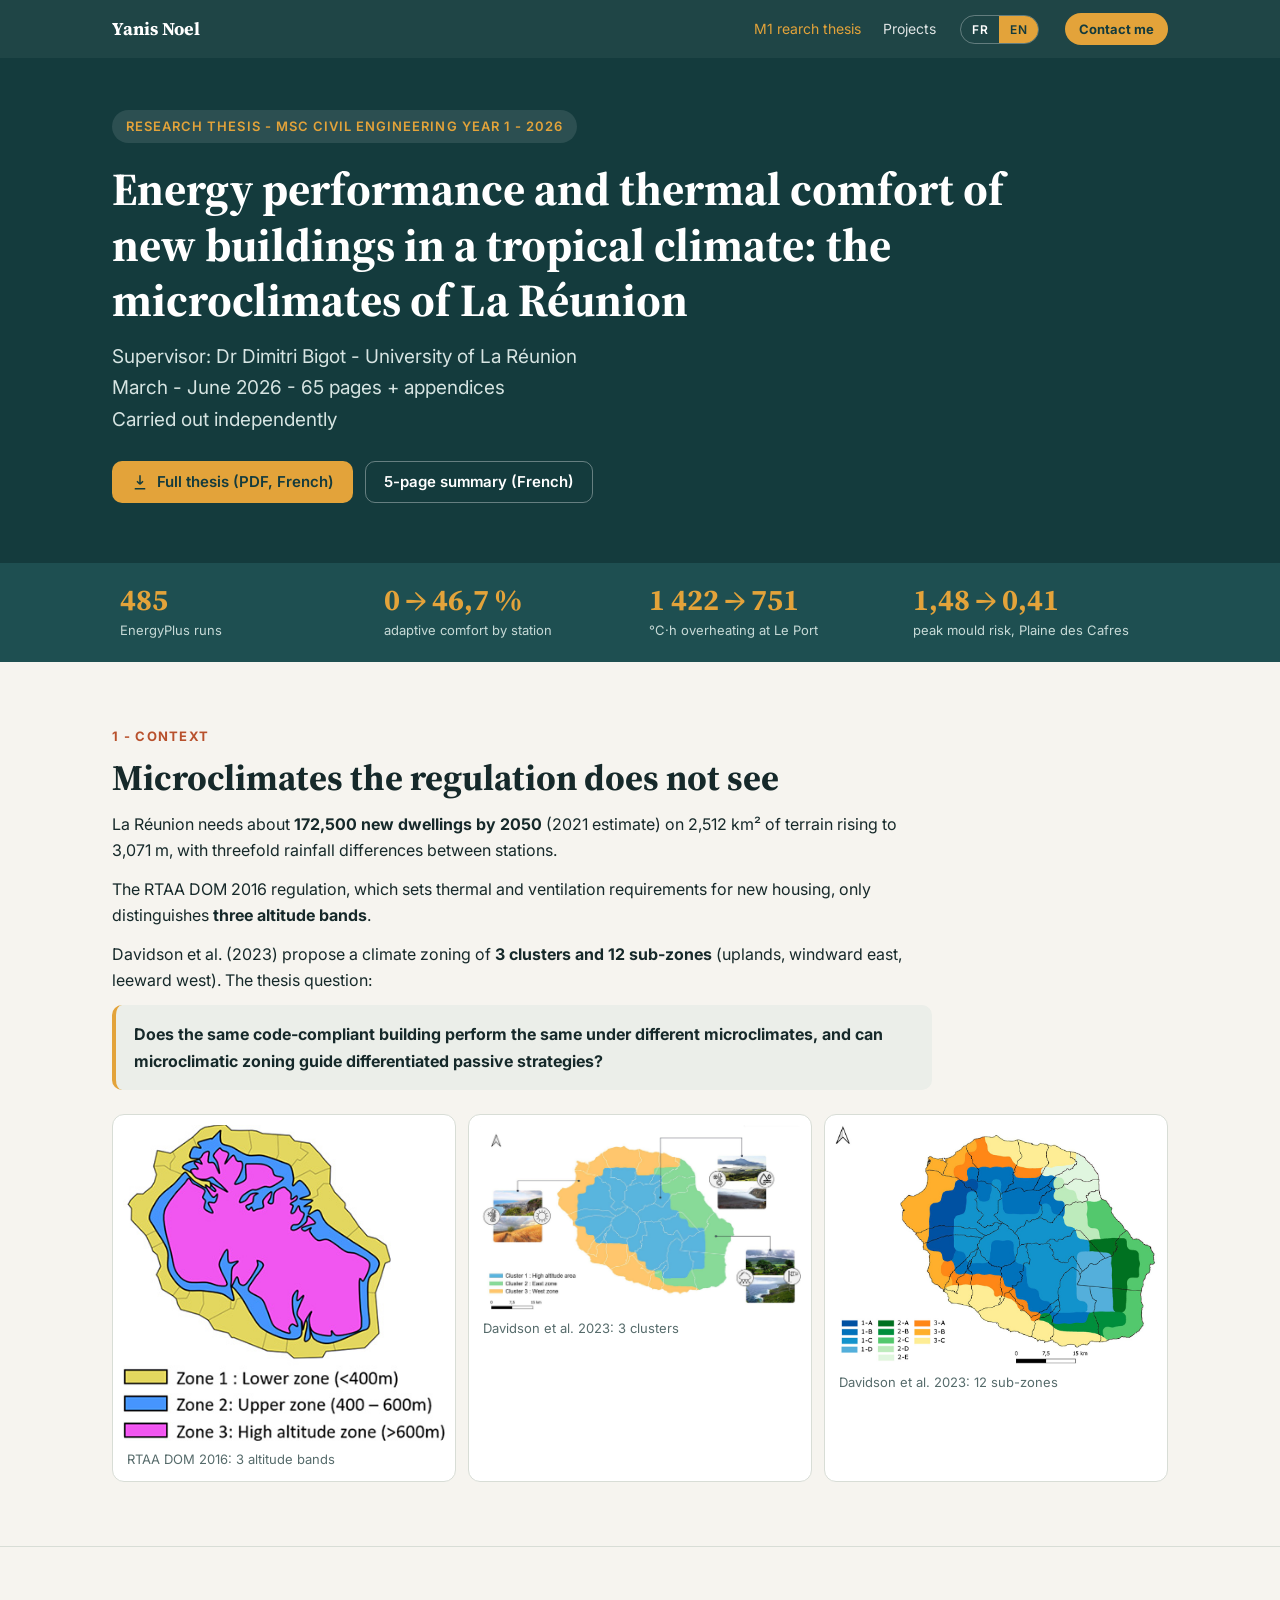
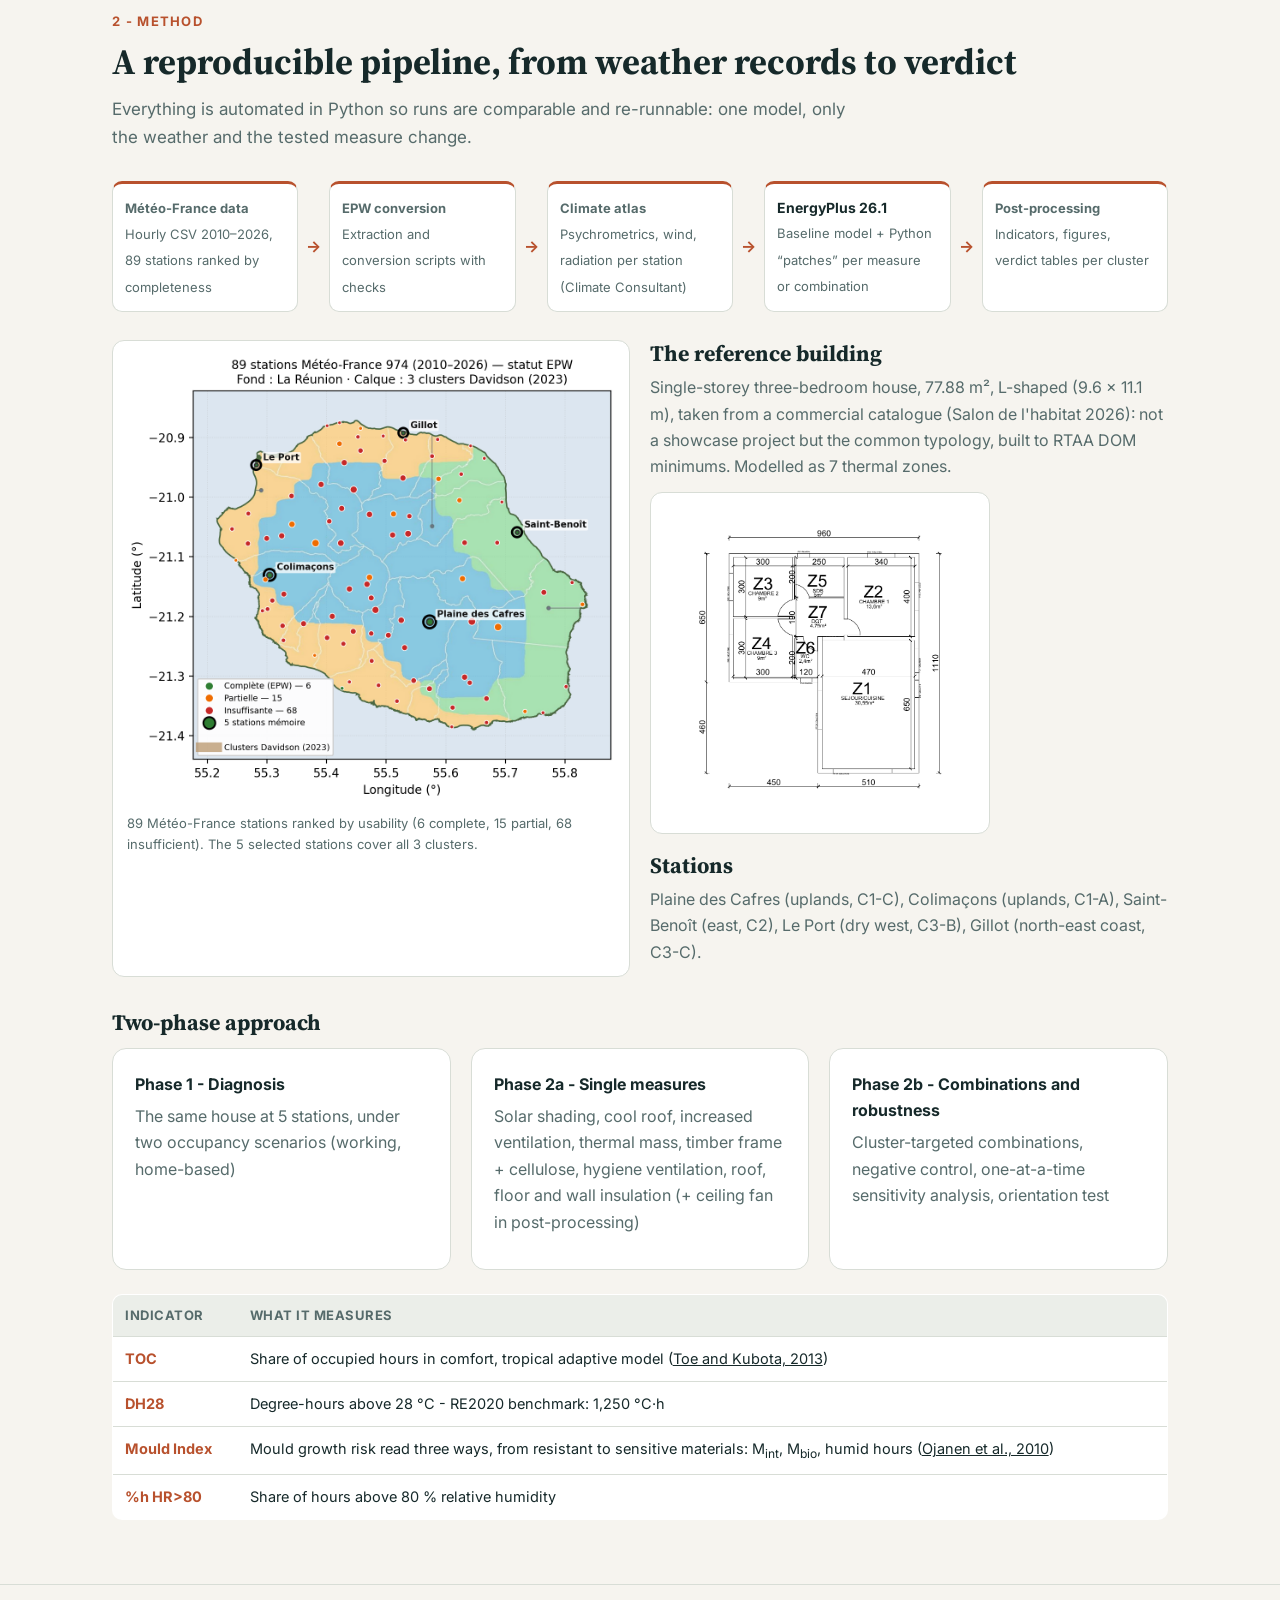
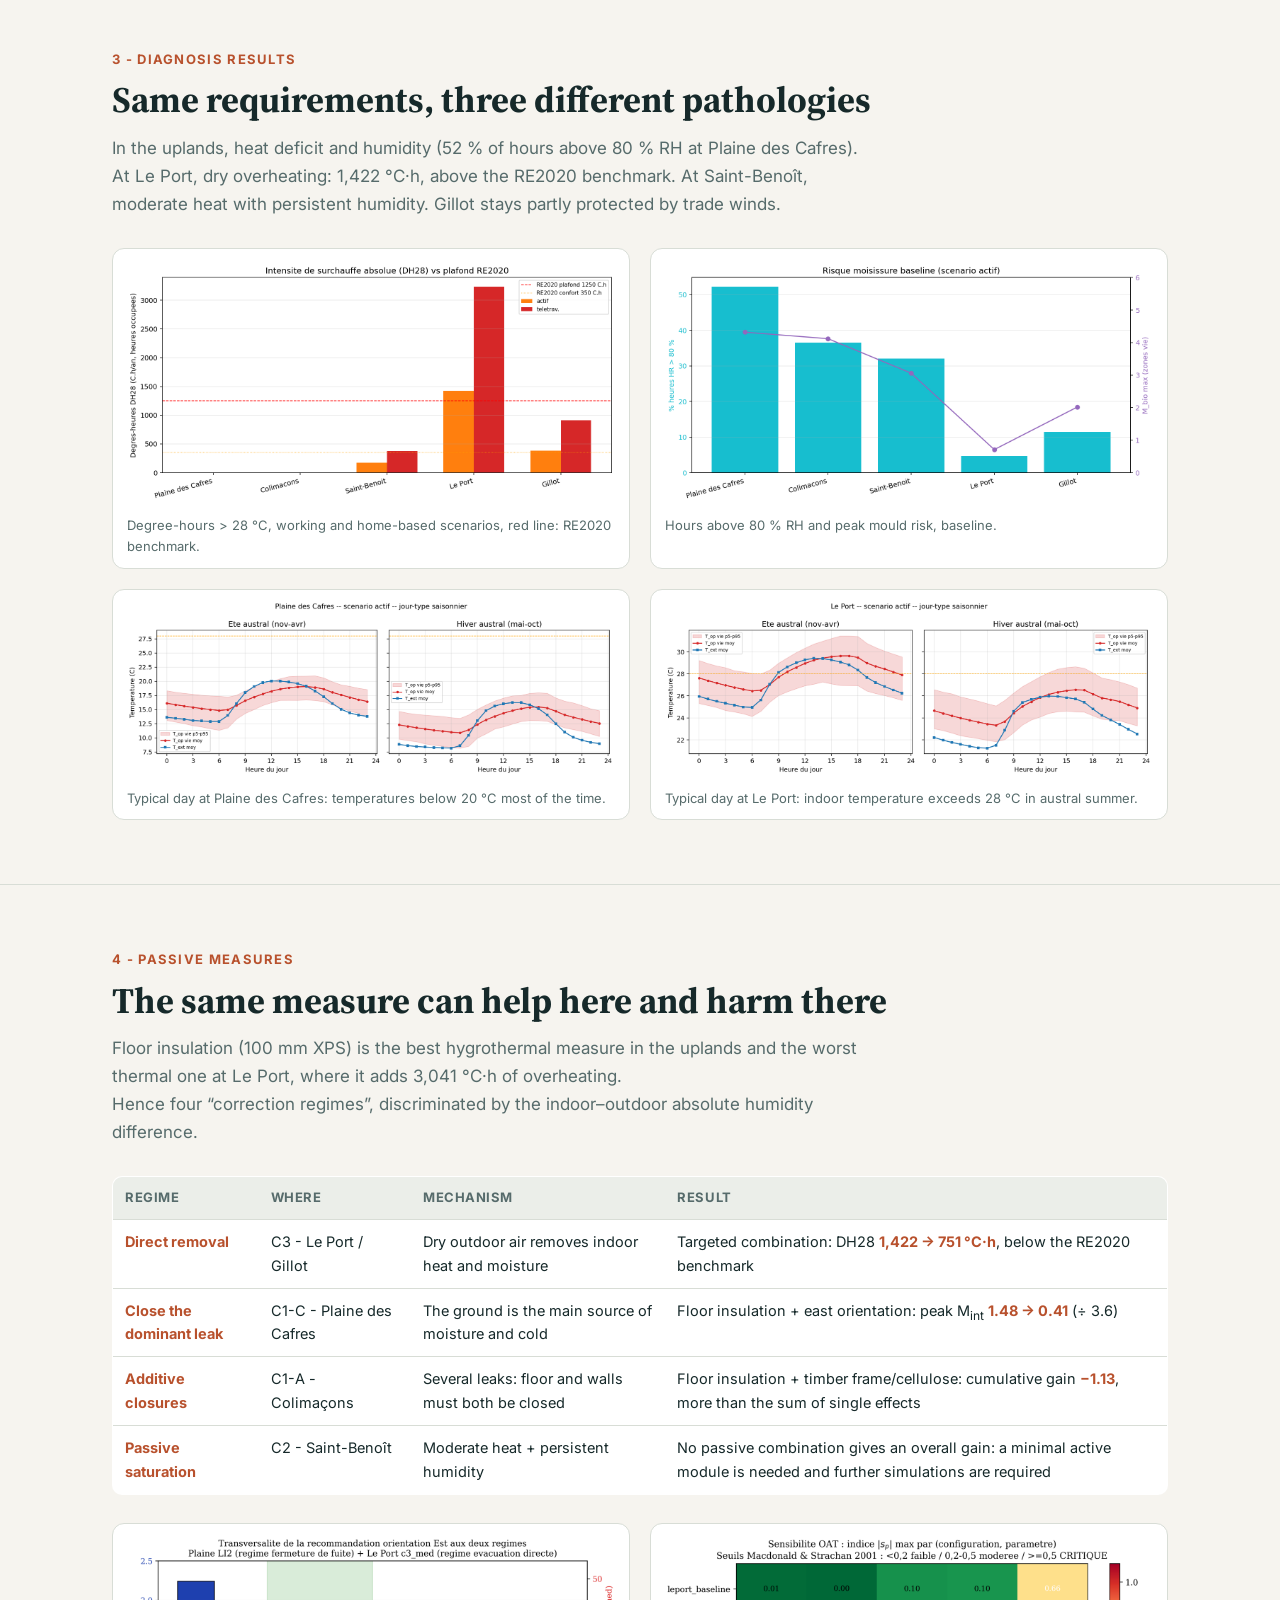
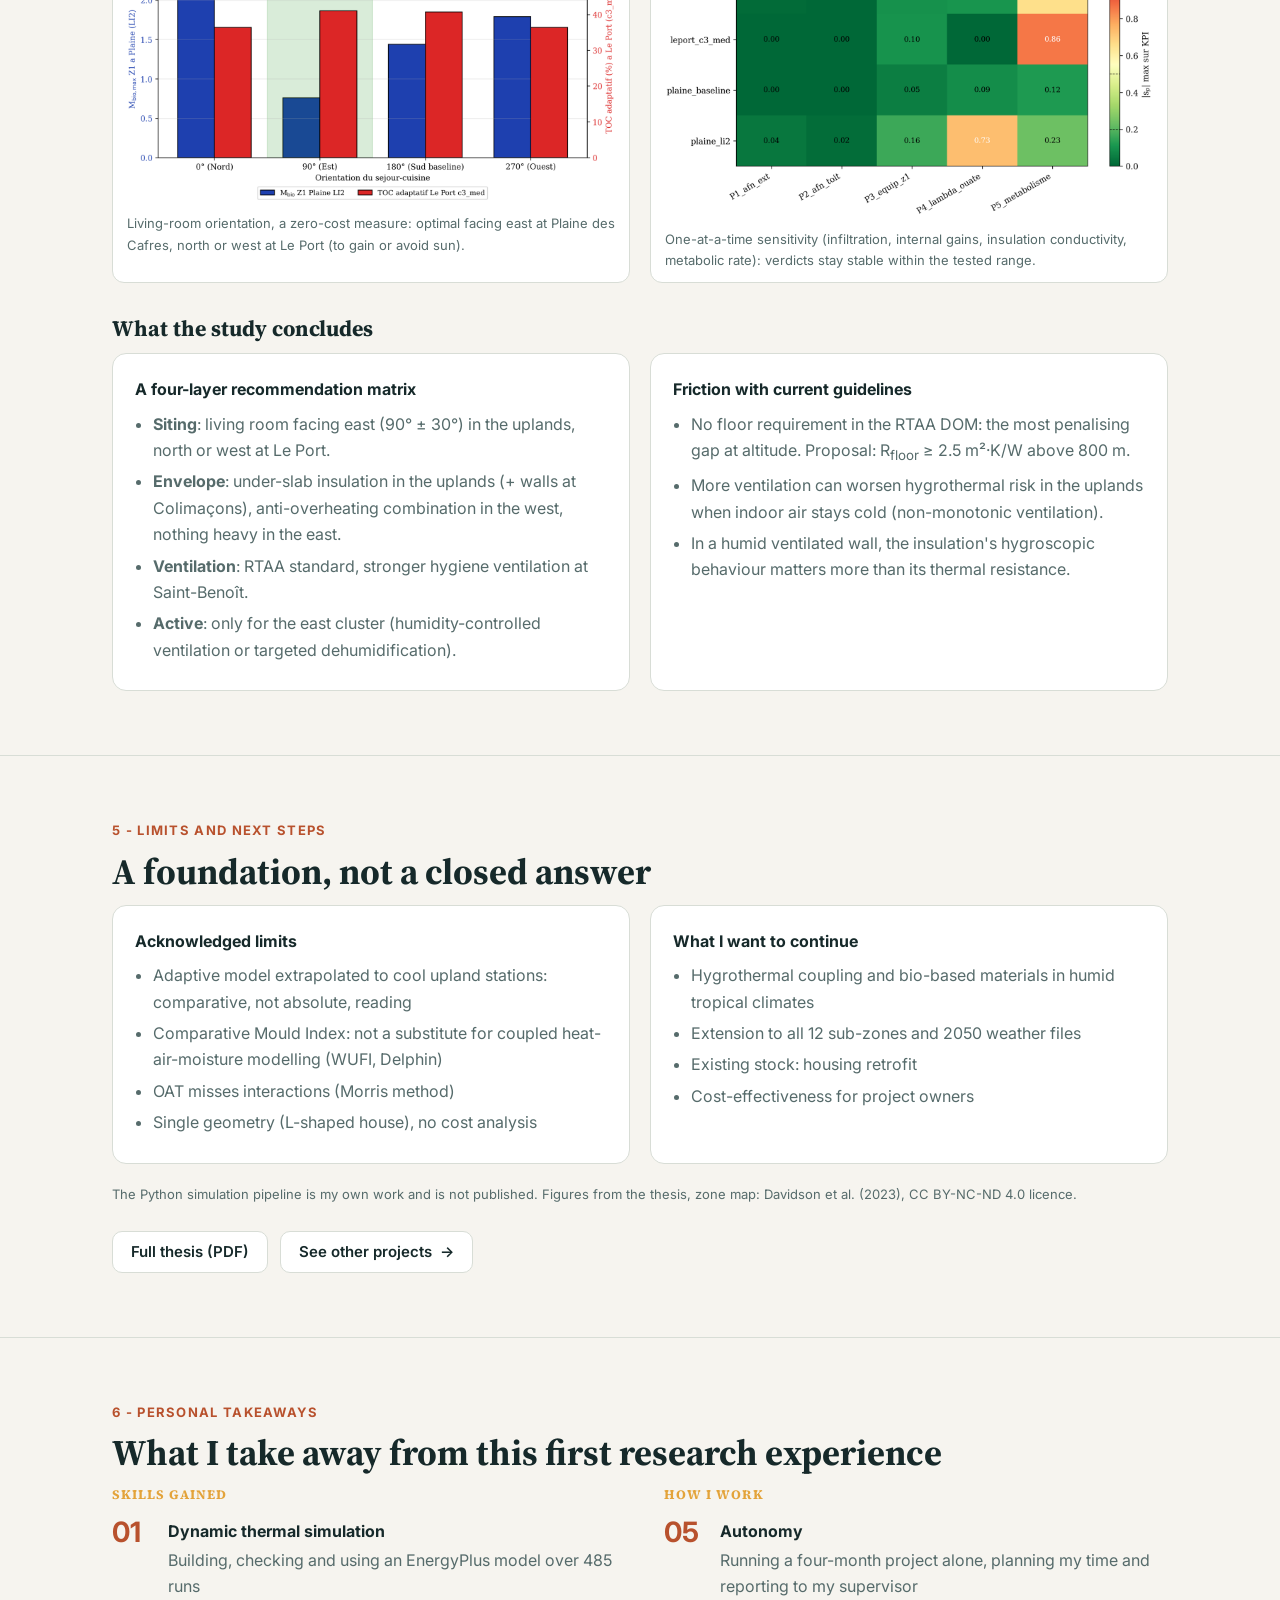
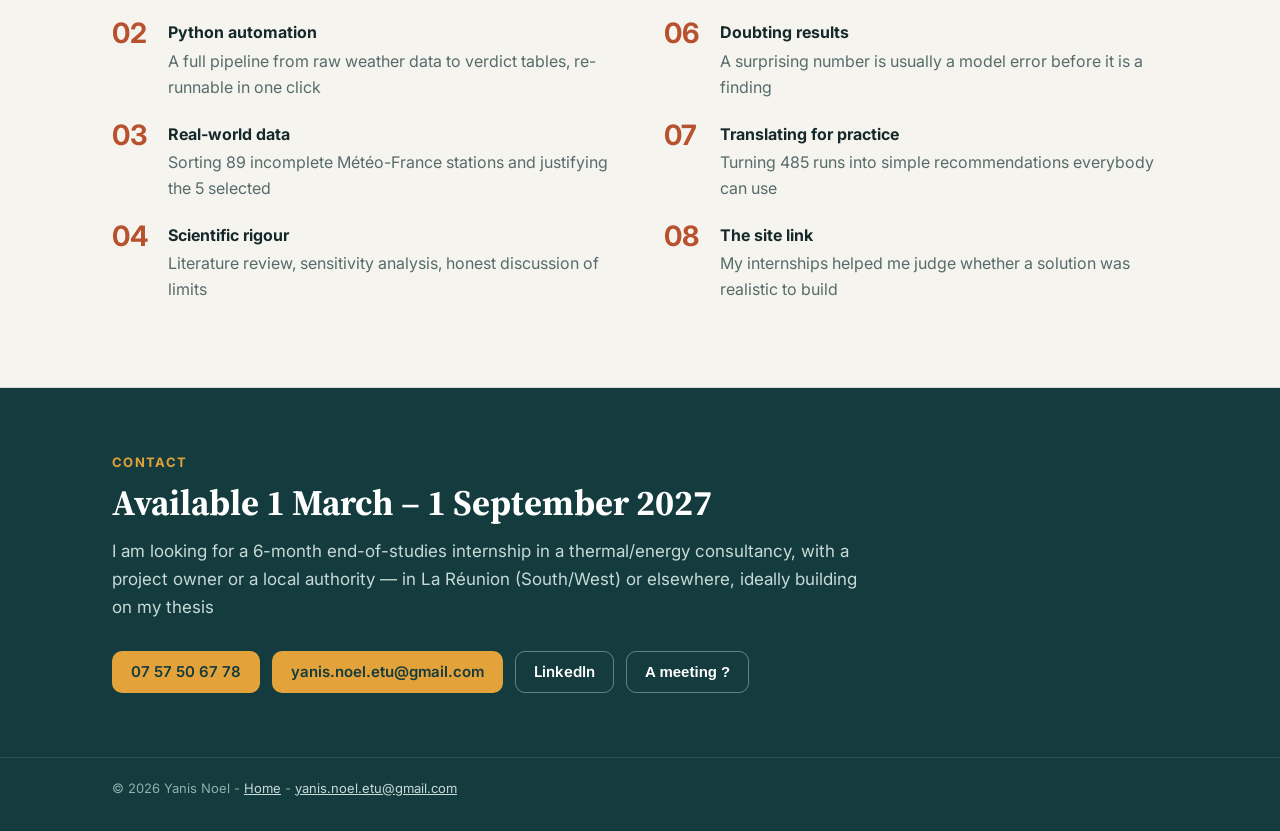
<file: yanisnoel.github.io/memoire.html>
<!doctype html>
<html lang="fr">
<head>
<meta charset="utf-8">
<meta name="viewport" content="width=device-width, initial-scale=1">
<title>Mémoire M1 - Microclimats et confort à La Réunion</title>
<meta name="description" content="Étude de cas : performance énergétique et confort thermique d'un logement RTAA DOM sous cinq microclimats réunionnais : 485 simulations EnergyPlus, chaîne Python, quatre régimes physiques. Yanis Noel, 2026.">
<meta property="og:title" content="Un même logement, cinq microclimats, mémoire M1 de Yanis Noel">
<meta property="og:image" content="https://yanisnoel.github.io/assets/memoire/synthese_confort.png">
<link rel="icon" href="data:image/svg+xml,<svg xmlns='http://www.w3.org/2000/svg' viewBox='0 0 64 64'><rect width='64' height='64' rx='14' fill='%23143b3d'/><text x='32' y='42' font-family='Georgia,serif' font-size='28' font-weight='700' fill='%23e3a33a' text-anchor='middle'>YN</text></svg>">
<link rel="preconnect" href="https://fonts.googleapis.com"><link rel="preconnect" href="https://fonts.gstatic.com" crossorigin>
<link href="https://fonts.googleapis.com/css2?family=Inter:wght@400;500;600;700&family=Source+Serif+4:opsz,wght@8..60,600;8..60,700&display=swap" rel="stylesheet">
<link rel="stylesheet" href="assets/style.css">
<script>window.goatcounter={path:function(p){try{var c=new URLSearchParams(location.search).get('c')||sessionStorage.getItem('camp')||'';c=c.toLowerCase().replace(/[^a-z0-9_-]/g,'').slice(0,40);return location.pathname+(c?'?c='+c:'')}catch(e){return p}}};</script>
<script data-goatcounter="https://yanisnoel.goatcounter.com/count" async src="https://gc.zgo.at/count.js"></script>
</head>
<body data-lang="fr">

<nav class="top">
  <div class="wrap">
    <a class="brand" href="index.html" data-keeplang>Yanis Noel</a>
    <div class="links">
      <a href="memoire.html" aria-current="page" data-keeplang><span class="fr">Mémoire de recherche M1</span><span class="en">M1 rearch thesis</span></a>
      <a href="projets.html" data-keeplang><span class="fr">Projets</span><span class="en">Projects</span></a>
    </div>
    <div class="lang" role="group" aria-label="Langue / Language">
      <button type="button" data-set="fr" aria-pressed="true">FR</button>
      <button type="button" data-set="en" aria-pressed="false">EN</button>
    </div>
    <button class="navcta" type="button" data-open-contact><span class="fr">Me contacter</span><span class="en">Contact me</span></button>
  </div>
  <div class="mnav">
    <a href="#contexte"><span class="fr">Contexte</span><span class="en">Context</span></a>
    <a href="#methode"><span class="fr">Méthode</span><span class="en">Method</span></a>
    <a href="#resultats"><span class="fr">Résultats</span><span class="en">Results</span></a>
    <a href="#regimes"><span class="fr">Régimes</span><span class="en">Regimes</span></a>
    <a href="#limites"><span class="fr">Limites</span><span class="en">Limits</span></a>
    <a href="#bilan"><span class="fr">Bilan</span><span class="en">Takeaways</span></a>
  </div>
</nav>

<header class="hero">
  <div class="wrap">
    <span class="kicker"><span class="fr">Mémoire de recherche - Master 1 Génie Civil - 2026</span><span class="en">Research thesis - MSc Civil Engineering year 1 - 2026</span></span>
    <h1 style="font-size:clamp(28px,4.6vw,46px);max-width:900px"><span class="fr">Performance énergétique et confort thermique des bâtiments neufs en climat tropical : les microclimats de La Réunion</span><span class="en">Energy performance and thermal comfort of new buildings in a tropical climate: the microclimates of La Réunion</span></h1>
    <p class="role" style="margin-top:14px"><span class="fr">Encadrant : Dr Dimitri Bigot - Université de La Réunion  <br> Mars - Juin 2026 - 65 pages + annexes <br> Réalisé en autonomie</span><span class="en">Supervisor: Dr Dimitri Bigot - University of La Réunion <br> March - June 2026 - 65 pages + appendices <br> Carried out independently</span></p>
    <div class="cta">
      <a class="btn primary" href="assets/docs/Memoire_M1_Yanis_Noel_2026.pdf" target="_blank" rel="noopener" data-track="clic-memoire-pdf"><svg viewBox="0 0 24 24" fill="none" stroke="currentColor" stroke-width="2"><path d="M12 3v12m0 0-4-4m4 4 4-4M5 21h14"/></svg><span class="fr">Mémoire complet (PDF)</span><span class="en">Full thesis (PDF, French)</span></a>
      <a class="btn ghost" href="assets/docs/Presentation_Memoire_M1.pdf" target="_blank" rel="noopener" data-track="clic-presentation-pdf"><span class="fr">Présentation en 5 pages</span><span class="en">5-page summary (French)</span></a>
    </div>
  </div>
</header>

<div class="band">
  <div class="wrap">
    <div class="n"><b>485</b><span class="fr">simulations EnergyPlus</span><span class="en">EnergyPlus runs</span></div>
    <div class="n"><b>0 → 46,7 %</b><span class="fr">confort adaptatif selon la station</span><span class="en">adaptive comfort by station</span></div>
    <div class="n"><b>1 422 → 751</b><span class="fr">°C·h de surchauffe au Port</span><span class="en">°C·h overheating at Le Port</span></div>
    <div class="n"><b>1,48 → 0,41</b><span class="fr">pic de risque moisissure, Plaine des Cafres</span><span class="en">peak mould risk, Plaine des Cafres</span></div>
  </div>
</div>

<main>

<section id="contexte">
  <div class="wrap">
    <div class="eyebrow"><span class="fr">1 - Contexte</span><span class="en">1 - Context</span></div>
    <h2><span class="fr">Des microclimats que la réglementation ne voit pas</span><span class="en">Microclimates the regulation does not see</span></h2>
    <div>
      <div style="max-width:820px">
        <p><span class="fr">La Réunion doit produire environ <b>172 500 logements d'ici 2050</b> (estimation 2021) sur 2 512 km² de relief allant jusqu'à 3 071 m, avec des écarts de pluviométrie d'un facteur trois entre stations.</span><span class="en">La Réunion needs about <b>172,500 new dwellings by 2050</b> (2021 estimate) on 2,512 km² of terrain rising to 3,071 m, with threefold rainfall differences between stations.</span></p>
        <p><span class="fr">La RTAA DOM 2016, qui fixe les exigences thermiques et d'aération des logements neufs, ne distingue que <b>trois tranches d'altitude</b>.</span><span class="en">The RTAA DOM 2016 regulation, which sets thermal and ventilation requirements for new housing, only distinguishes <b>three altitude bands</b>.</span></p>
        <p><span class="fr">Davidson et al. (2023) proposent un zonage climatique en <b>3 clusters et 12 sous-zones</b> (Hauts, façade Est au vent, façade Ouest sous le vent). La question du mémoire :</span><span class="en">Davidson et al. (2023) propose a climate zoning of <b>3 clusters and 12 sub-zones</b> (uplands, windward east, leeward west). The thesis question:</span></p>
        <div class="callout"><b><span class="fr">Un même bâtiment conforme, soumis à différents microclimats, présente-t-il les mêmes performances, et le zonage microclimatique peut-il orienter des stratégies passives différenciées ?</span><span class="en">Does the same code-compliant building perform the same under different microclimates, and can microclimatic zoning guide differentiated passive strategies?</span></b></div>
      </div>
      <div class="fig3">
        <figure class="figure"><img src="assets/memoire/rtaa_zones.png" alt="Zonage RTAA DOM" loading="lazy"><figcaption><span class="fr">RTAA DOM 2016 : 3 tranches d'altitude</span><span class="en">RTAA DOM 2016: 3 altitude bands</span></figcaption></figure>
        <figure class="figure"><img src="assets/memoire/davidson_3_clusters.png" alt="3 clusters Davidson" loading="lazy"><figcaption><span class="fr">Davidson et al. 2023 : 3 clusters</span><span class="en">Davidson et al. 2023: 3 clusters</span></figcaption></figure>
        <figure class="figure"><img src="assets/memoire/davidson_12_souszones.png" alt="12 sous-zones Davidson" loading="lazy"><figcaption><span class="fr">Davidson et al. 2023 : 12 sous-zones</span><span class="en">Davidson et al. 2023: 12 sub-zones</span></figcaption></figure>
      </div>
    </div>
  </div>
</section>

<section id="methode">
  <div class="wrap">
    <div class="eyebrow"><span class="fr">2 - Méthode</span><span class="en">2 - Method</span></div>
    <h2><span class="fr">Une chaîne reproductible, du relevé météo au verdict</span><span class="en">A reproducible pipeline, from weather records to verdict</span></h2>
    <p class="lede"><span class="fr">Tout est automatisé en Python pour que les simulations soient comparables et relançables : un même modèle, seules la météo et le levier testé changent.</span><span class="en">Everything is automated in Python so runs are comparable and re-runnable: one model, only the weather and the tested measure change.</span></p>

    <div class="pipe" style="margin-bottom:28px">
      <div class="step"><b><span class="fr">Données Météo-France</span><span class="en">Météo-France data</span></b><span class="fr">CSV horaires 2010–2026, 89 stations classées selon leur complétude</span><span class="en">Hourly CSV 2010–2026, 89 stations ranked by completeness</span></div>
      <div class="arr">→</div>
      <div class="step"><b><span class="fr">Conversion EPW</span><span class="en">EPW conversion</span></b><span class="fr">Scripts d'extraction et de conversion avec contrôles</span><span class="en">Extraction and conversion scripts with checks</span></div>
      <div class="arr">→</div>
      <div class="step"><b><span class="fr">Atlas climatique</span><span class="en">Climate atlas</span></b><span class="fr">Psychrométrie, vent, rayonnement par station (Climate Consultant)</span><span class="en">Psychrometrics, wind, radiation per station (Climate Consultant)</span></div>
      <div class="arr">→</div>
      <div class="step"><b>EnergyPlus 26.1</b><span class="fr">Modèle de base + « patchs » Python par levier ou combinaison</span><span class="en">Baseline model + Python “patches” per measure or combination</span></div>
      <div class="arr">→</div>
      <div class="step"><b><span class="fr">Post-traitement</span><span class="en">Post-processing</span></b><span class="fr">Indicateurs, figures, tableaux de verdict par cluster</span><span class="en">Indicators, figures, verdict tables per cluster</span></div>
    </div>

    <div class="grid2">
      <figure class="figure"><img src="assets/memoire/carte_stations.png" alt="Carte des 89 stations Météo-France et des 5 stations retenues" loading="lazy"><figcaption><span class="fr">89 stations Météo-France classées selon leur exploitabilité (6 complètes, 15 partielles, 68 insuffisantes). Les 5 stations retenues couvrent les 3 clusters.</span><span class="en">89 Météo-France stations ranked by usability (6 complete, 15 partial, 68 insufficient). The 5 selected stations cover all 3 clusters.</span></figcaption></figure>
      <div>
        <h3><span class="fr">Le bâtiment de référence</span><span class="en">The reference building</span></h3>
        <p class="muted"><span class="fr">Maison individuelle T4 de plain-pied, 77,88 m², plan en L (9,6 × 11,1 m), issue d'un catalogue commercial (Salon de l'habitat 2026) : pas la maison parfaite mais réaliste, une typologie courante, conforme au minimum RTAA DOM. Modélisée en 7 zones thermiques.</span><span class="en">Single-storey three-bedroom house, 77.88 m², L-shaped (9.6 × 11.1 m), taken from a commercial catalogue (Salon de l'habitat 2026): not a showcase project but the common typology, built to RTAA DOM minimums. Modelled as 7 thermal zones.</span></p>
        <figure class="figure" style="max-width:340px"><img src="assets/memoire/plan_t4.png" alt="Plan du T4 de référence" loading="lazy"></figure>
        <h3 style="margin-top:18px"><span class="fr">Stations</span><span class="en">Stations</span></h3>
        <p class="muted"><span class="fr">Plaine des Cafres (Hauts, C1-C), Colimaçons (Hauts, C1-A), Saint-Benoît (Est, C2), Le Port (Ouest sec, C3-B), Gillot (Nord-Est littoral, C3-C).</span><span class="en">Plaine des Cafres (uplands, C1-C), Colimaçons (uplands, C1-A), Saint-Benoît (east, C2), Le Port (dry west, C3-B), Gillot (north-east coast, C3-C).</span></p>
      </div>
    </div>

    <h3 style="margin-top:32px"><span class="fr">Démarche en deux phases</span><span class="en">Two-phase approach</span></h3>
    <div class="grid3" style="margin-top:12px">
      <div class="card"><b><span class="fr">Phase 1 - Diagnostic</span><span class="en">Phase 1 - Diagnosis</span></b><p class="muted" style="margin-top:6px"><span class="fr">Le même T4 sur les 5 stations, sous deux scénarios d'occupation (actif, télétravail/retraite)</span><span class="en">The same house at 5 stations, under two occupancy scenarios (working, home-based)</span></p></div>
      <div class="card"><b><span class="fr">Phase 2a - Leviers unitaires</span><span class="en">Phase 2a - Single measures</span></b><p class="muted" style="margin-top:6px"><span class="fr">Protection solaire, cool roof, ventilation renforcée, inertie, ossature bois + ouate, ventilation d'hygiène, isolation toiture, plancher, murs (+ brasseur d'air en post-traitement)</span><span class="en">Solar shading, cool roof, increased ventilation, thermal mass, timber frame + cellulose, hygiene ventilation, roof, floor and wall insulation (+ ceiling fan in post-processing)</span></p></div>
      <div class="card"><b><span class="fr">Phase 2b - Combinaisons et robustesse</span><span class="en">Phase 2b - Combinations and robustness</span></b><p class="muted" style="margin-top:6px"><span class="fr">Combinaisons ciblées par cluster, contrôle négatif, analyse de sensibilité OAT, test d'orientation</span><span class="en">Cluster-targeted combinations, negative control, one-at-a-time sensitivity analysis, orientation test</span></p></div>
    </div>

    <div class="tablewrap" style="margin-top:24px">
    <table class="data">
      <tr><th><span class="fr">Indicateur</span><span class="en">Indicator</span></th><th><span class="fr">Ce qu'il mesure</span><span class="en">What it measures</span></th></tr>
      <tr><td><b>TOC</b></td><td><span class="fr">Taux d'occupation en confort, modèle adaptatif tropical (<a href="https://doi.org/10.1016/j.foar.2013.06.003" target="_blank" rel="noopener">Toe et Kubota, 2013</a>)</span><span class="en">Share of occupied hours in comfort, tropical adaptive model (<a href="https://doi.org/10.1016/j.foar.2013.06.003" target="_blank" rel="noopener">Toe and Kubota, 2013</a>)</span></td></tr>
      <tr><td><b>DH28</b></td><td><span class="fr">Degrés-heures au-dessus de 28 °C - repère méthodologique RE2020 : 1 250 °C·h</span><span class="en">Degree-hours above 28 °C - RE2020 benchmark: 1,250 °C·h</span></td></tr>
      <tr><td><b>Mould Index</b></td><td><span class="fr">Risque de développement de moisissures en triple lecture, du matériau résistant au plus sensible : M<sub>int</sub>, M<sub>bio</sub>, heures humides (<a href="https://vbn.aau.dk/en/publications/mold-growth-modeling-of-building-structures-using-sensitivity-cla/" target="_blank" rel="noopener">Ojanen et al., 2010</a>)</span><span class="en">Mould growth risk read three ways, from resistant to sensitive materials: M<sub>int</sub>, M<sub>bio</sub>, humid hours (<a href="https://vbn.aau.dk/en/publications/mold-growth-modeling-of-building-structures-using-sensitivity-cla/" target="_blank" rel="noopener">Ojanen et al., 2010</a>)</span></td></tr>
      <tr><td><b>%h HR&gt;80</b></td><td><span class="fr">Part des heures à humidité relative supérieure à 80 %</span><span class="en">Share of hours above 80 % relative humidity</span></td></tr>
    </table>
    </div>
  </div>
</section>

<section id="resultats">
  <div class="wrap">
    <div class="eyebrow"><span class="fr">3 - Résultats du diagnostic</span><span class="en">3 - Diagnosis results</span></div>
    <h2><span class="fr">À prescriptions identiques, trois pathologies différentes</span><span class="en">Same requirements, three different pathologies</span></h2>
    <p class="lede"><span class="fr">Dans les Hauts, déficit thermique et humidité (52 % des heures au-dessus de 80 % d'HR à la Plaine des Cafres). Au Port, surchauffe sèche : 1 422 °C·h, au-dessus du repère RE2020. À Saint-Benoît, chaleur modérée et humidité persistante. Gillot reste partiellement protégé par les alizés.</span><span class="en">In the uplands, heat deficit and humidity (52 % of hours above 80 % RH at Plaine des Cafres). At Le Port, dry overheating: 1,422 °C·h, above the RE2020 benchmark. At Saint-Benoît, moderate heat with persistent humidity. Gillot stays partly protected by trade winds.</span></p>
    <div class="grid2">
      <figure class="figure"><img src="assets/memoire/dh28.png" alt="DH28 par station" loading="lazy"><figcaption><span class="fr">Degrés-heures &gt; 28 °C, scénarios actif et télétravail, ligne rouge : repère RE2020.</span><span class="en">Degree-hours &gt; 28 °C, working and home-based scenarios, red line: RE2020 benchmark.</span></figcaption></figure>
      <figure class="figure"><img src="assets/memoire/risque_moisissure.png" alt="Risque de moisissure par station" loading="lazy"><figcaption><span class="fr">Heures à HR &gt; 80 % et pic de risque de moisissure, baseline.</span><span class="en">Hours above 80 % RH and peak mould risk, baseline.</span></figcaption></figure>
      <figure class="figure"><img src="assets/memoire/jourtype_plaine.png" alt="Jour type Plaine des Cafres" loading="lazy"><figcaption><span class="fr">Jour type à la Plaine des Cafres : températures sous 20 °C la majeure partie du temps.</span><span class="en">Typical day at Plaine des Cafres: temperatures below 20 °C most of the time.</span></figcaption></figure>
      <figure class="figure"><img src="assets/memoire/jourtype_leport.png" alt="Jour type Le Port" loading="lazy"><figcaption><span class="fr">Jour type au Port : l'intérieur dépasse 28 °C en été austral.</span><span class="en">Typical day at Le Port: indoor temperature exceeds 28 °C in austral summer.</span></figcaption></figure>
    </div>
  </div>
</section>

<section id="regimes">
  <div class="wrap">
    <div class="eyebrow"><span class="fr">4 - Leviers passifs</span><span class="en">4 - Passive measures</span></div>
    <h2><span class="fr">Un même levier peut améliorer ici et nuire là-bas</span><span class="en">The same measure can help here and harm there</span></h2>
    <p class="lede"><span class="fr">L'isolation du plancher (XPS 100 mm) est le meilleur levier hygrothermique dans les Hauts et le pire levier thermique au Port, où elle ajoute 3 041 °C·h de surchauffe. <br> D'où quatre « régimes de correction », discriminés par l'écart d'humidité absolue intérieur–extérieur.</span><span class="en">Floor insulation (100 mm XPS) is the best hygrothermal measure in the uplands and the worst thermal one at Le Port, where it adds 3,041 °C·h of overheating. <br> Hence four “correction regimes”, discriminated by the indoor–outdoor absolute humidity difference.</span></p>
    <div class="tablewrap">
    <table class="data">
      <tr><th><span class="fr">Régime</span><span class="en">Regime</span></th><th><span class="fr">Où</span><span class="en">Where</span></th><th><span class="fr">Mécanisme</span><span class="en">Mechanism</span></th><th><span class="fr">Résultat</span><span class="en">Result</span></th></tr>
      <tr><td><b><span class="fr">Évacuation directe</span><span class="en">Direct removal</span></b></td><td>C3 - Le Port / Gillot</td><td><span class="fr">L'air extérieur sec évacue chaleur et humidité intérieures</span><span class="en">Dry outdoor air removes indoor heat and moisture</span></td><td><span class="fr">Combinaison ciblée : DH28 <b>1 422 → 751 °C·h</b>, sous le repère RE2020</span><span class="en">Targeted combination: DH28 <b>1,422 → 751 °C·h</b>, below the RE2020 benchmark</span></td></tr>
      <tr><td><b><span class="fr">Fermer la fuite dominante</span><span class="en">Close the dominant leak</span></b></td><td>C1-C - Plaine des Cafres</td><td><span class="fr">Le sol est la source principale d'humidité et de froid</span><span class="en">The ground is the main source of moisture and cold</span></td><td><span class="fr">Isolation plancher + orientation Est : pic M<sub>int</sub> <b>1,48 → 0,41</b> (÷ 3,6)</span><span class="en">Floor insulation + east orientation: peak M<sub>int</sub> <b>1.48 → 0.41</b> (÷ 3.6)</span></td></tr>
      <tr><td><b><span class="fr">Fermetures additives</span><span class="en">Additive closures</span></b></td><td>C1-A - Colimaçons</td><td><span class="fr">Plusieurs fuites : il faut fermer sol et murs</span><span class="en">Several leaks: floor and walls must both be closed</span></td><td><span class="fr">Isolation plancher + ossature bois/ouate : gain cumulé <b>−1,13</b>, supérieur à la somme des effets seuls</span><span class="en">Floor insulation + timber frame/cellulose: cumulative gain <b>−1.13</b>, more than the sum of single effects</span></td></tr>
      <tr><td><b><span class="fr">Saturation passive</span><span class="en">Passive saturation</span></b></td><td>C2 - Saint-Benoît</td><td><span class="fr">Chaleur modérée + humidité persistante</span><span class="en">Moderate heat + persistent humidity</span></td><td><span class="fr">Aucune combinaison passive testée n'apporte de gain global : un module actif minimal est requis et des simulations complémentaires sont à mener</span><span class="en">No passive combination gives an overall gain: a minimal active module is needed and further simulations are required</span></td></tr>
    </table>
    </div>

    <div class="grid2" style="margin-top:28px">
      <figure class="figure"><img src="assets/memoire/orientation.png" alt="Effet de l'orientation" loading="lazy"><figcaption><span class="fr">L'orientation du séjour-cuisine, un levier à coût nul : l'optimum est à l'Est à la Plaine des Cafres, au Nord ou à l'Ouest au Port (profiter du soleil ou s'en protéger).</span><span class="en">Living-room orientation, a zero-cost measure: optimal facing east at Plaine des Cafres, north or west at Le Port (to gain or avoid sun).</span></figcaption></figure>
      <figure class="figure"><img src="assets/memoire/sensibilite_oat.png" alt="Sensibilité OAT" loading="lazy"><figcaption><span class="fr">Analyse de sensibilité OAT (infiltrations, apports internes, conductivité de l'isolant, métabolisme) : les verdicts restent stables dans l'enveloppe testée.</span><span class="en">One-at-a-time sensitivity (infiltration, internal gains, insulation conductivity, metabolic rate): verdicts stay stable within the tested range.</span></figcaption></figure>
    </div>

    <h3 style="margin-top:32px"><span class="fr">Ce que l'étude conclut</span><span class="en">What the study concludes</span></h3>
    <div class="grid2" style="margin-top:12px">
      <div class="card">
        <b><span class="fr">Une matrice de recommandations en 4 couches</span><span class="en">A four-layer recommendation matrix</span></b>
        <ul class="clean muted" style="margin-top:8px">
          <li><span class="fr"><b>Implantation</b> : séjour à l'Est (90° ± 30°) dans les Hauts, Nord ou Ouest au Port.</span><span class="en"><b>Siting</b>: living room facing east (90° ± 30°) in the uplands, north or west at Le Port.</span></li>
          <li><span class="fr"><b>Enveloppe</b> : isolation sous dalle dans les Hauts (+ murs à Colimaçons), combinaison anti-surchauffe à l'Ouest, rien de lourd à l'Est.</span><span class="en"><b>Envelope</b>: under-slab insulation in the uplands (+ walls at Colimaçons), anti-overheating combination in the west, nothing heavy in the east.</span></li>
          <li><span class="fr"><b>Ventilation</b> : standard RTAA, ventilation d'hygiène renforcée à Saint-Benoît.</span><span class="en"><b>Ventilation</b>: RTAA standard, stronger hygiene ventilation at Saint-Benoît.</span></li>
          <li><span class="fr"><b>Actif</b> : seulement pour le cluster Est (VMC hygroréglable ou déshumidification ciblée).</span><span class="en"><b>Active</b>: only for the east cluster (humidity-controlled ventilation or targeted dehumidification).</span></li>
        </ul>
      </div>
      <div class="card">
        <b><span class="fr">Des frictions avec les référentiels actuels</span><span class="en">Friction with current guidelines</span></b>
        <ul class="clean muted" style="margin-top:8px">
          <li><span class="fr">Aucune exigence sur le plancher dans la RTAA DOM : c'est le défaut le plus pénalisant en altitude. Piste : R<sub>sol</sub> ≥ 2,5 m²·K/W au-dessus de 800 m.</span><span class="en">No floor requirement in the RTAA DOM: the most penalising gap at altitude. Proposal: R<sub>floor</sub> ≥ 2.5 m²·K/W above 800 m.</span></li>
          <li><span class="fr">Ventiler davantage peut aggraver le risque hygrothermique dans les Hauts quand l'air intérieur reste froid (non-monotonie de la ventilation).</span><span class="en">More ventilation can worsen hygrothermal risk in the uplands when indoor air stays cold (non-monotonic ventilation).</span></li>
          <li><span class="fr">En paroi ventilée humide, le comportement hygroscopique de l'isolant compte plus que sa résistance thermique.</span><span class="en">In a humid ventilated wall, the insulation's hygroscopic behaviour matters more than its thermal resistance.</span></li>
        </ul>
      </div>
    </div>
  </div>
</section>

<section id="limites">
  <div class="wrap">
    <div class="eyebrow"><span class="fr">5 - Limites et suites</span><span class="en">5 - Limits and next steps</span></div>
    <h2><span class="fr">Une esquisse fondatrice, pas une réponse fermée</span><span class="en">A foundation, not a closed answer</span></h2>
    <div class="grid2">
      <div class="card">
        <b><span class="fr">Limites assumées</span><span class="en">Acknowledged limits</span></b>
        <ul class="clean muted" style="margin-top:8px">
          <li><span class="fr">Modèle adaptatif extrapolé pour les stations fraîches d'altitude : lecture comparative, pas absolue</span><span class="en">Adaptive model extrapolated to cool upland stations: comparative, not absolute, reading</span></li>
          <li><span class="fr">Mould Index comparatif : ne remplace pas un modèle hygrothermique couplé (WUFI, Delphin)</span><span class="en">Comparative Mould Index: not a substitute for coupled heat-air-moisture modelling (WUFI, Delphin)</span></li>
          <li><span class="fr">OAT ne capte pas les interactions (méthode de Morris)</span><span class="en">OAT misses interactions (Morris method)</span></li>
          <li><span class="fr">Une seule géométrie (T4 en L), pas de chiffrage des surcoûts</span><span class="en">Single geometry (L-shaped house), no cost analysis</span></li>
        </ul>
      </div>
      <div class="card">
        <b><span class="fr">Ce que je veux poursuivre</span><span class="en">What I want to continue</span></b>
        <ul class="clean muted" style="margin-top:8px">
          <li><span class="fr">Couplage hygrothermique et matériaux biosourcés en climat tropical humide</span><span class="en">Hygrothermal coupling and bio-based materials in humid tropical climates</span></li>
          <li><span class="fr">Extension aux 12 sous-zones et aux fichiers météo 2050</span><span class="en">Extension to all 12 sub-zones and 2050 weather files</span></li>
          <li><span class="fr">Passage à l'existant : rénovation du parc de logements</span><span class="en">Existing stock: housing retrofit</span></li>
          <li><span class="fr">Chiffrage coût / efficacité pour la maîtrise d'ouvrage</span><span class="en">Cost-effectiveness for project owners</span></li>
        </ul>
      </div>
    </div>
    <p class="note" style="margin-top:20px"><span class="fr">La chaîne de simulation Python est mon travail personnel et n'est pas publiée. Figures issues de mon mémoire, carte des clusters et sous-zones Davidson et al. (2023), licence CC BY-NC-ND 4.0.</span><span class="en">The Python simulation pipeline is my own work and is not published. Figures from the thesis, zone map: Davidson et al. (2023), CC BY-NC-ND 4.0 licence.</span></p>
    <div class="cta">
      <a class="btn outline" href="assets/docs/Memoire_M1_Yanis_Noel_2026.pdf" target="_blank" rel="noopener"><span class="fr">Mémoire complet (PDF)</span><span class="en">Full thesis (PDF)</span></a>
      <a class="btn outline" href="projets.html" data-keeplang><span class="fr">Voir les autres projets</span><span class="en">See other projects</span> →</a>
    </div>
  </div>
</section>

<section id="bilan">
  <div class="wrap">
    <div class="eyebrow"><span class="fr">6 - Bilan personnel</span><span class="en">6 - Personal takeaways</span></div>
    <h2><span class="fr">Ce que je retiens de cette première expérience de recherche</span><span class="en">What I take away from this first research experience</span></h2>
    <div class="learn">
      <div>
        <h4><span class="fr">Compétences acquises</span><span class="en">Skills gained</span></h4>
        <ol>
          <li><span class="fr"><b>Simulation thermique dynamique</b>Construire, vérifier et exploiter un modèle EnergyPlus sur 485 cas</span><span class="en"><b>Dynamic thermal simulation</b>Building, checking and using an EnergyPlus model over 485 runs</span></li>
          <li><span class="fr"><b>Automatisation Python</b>Une chaîne complète, de la donnée météo brute au tableau de verdict, relançable en un clic</span><span class="en"><b>Python automation</b>A full pipeline from raw weather data to verdict tables, re-runnable in one click</span></li>
          <li><span class="fr"><b>Traitement de données réelles</b>Trier 89 stations Météo-France incomplètes et justifier le choix des 5 retenues</span><span class="en"><b>Real-world data</b>Sorting 89 incomplete Météo-France stations and justifying the 5 selected</span></li>
          <li><span class="fr"><b>Rigueur scientifique</b>Bibliographie, analyse de sensibilité, discussion honnête des limites</span><span class="en"><b>Scientific rigour</b>Literature review, sensitivity analysis, honest discussion of limits</span></li>
        </ol>
      </div>
      <div>
        <h4><span class="fr">Ma façon de travailler</span><span class="en">How I work</span></h4>
        <ol>
          <li><span class="fr"><b>Autonomie</b>Mener seul un sujet sur quatre mois, en organisant mon temps et en rendant compte à mon encadrant</span><span class="en"><b>Autonomy</b>Running a four-month project alone, planning my time and reporting to my supervisor</span></li>
          <li><span class="fr"><b>Douter de ses résultats</b>Un chiffre surprenant est souvent une erreur de modèle avant d'être une découverte</span><span class="en"><b>Doubting results</b>A surprising number is usually a model error before it is a finding</span></li>
          <li><span class="fr"><b>Traduire pour le terrain</b>Transformer 485 simulations en recommandations simples, utilisables par tous</span><span class="en"><b>Translating for practice</b>Turning 485 runs into simple recommendations everybody can use</span></li>
          <li><span class="fr"><b>Le lien avec le chantier</b>Mes stages m'ont aidé à juger si une solution était réaliste à construire</span><span class="en"><b>The site link</b>My internships helped me judge whether a solution was realistic to build</span></li>
        </ol>
      </div>
    </div>
  </div>
</section>
<style>
.learn{display:grid;grid-template-columns:1fr 1fr;gap:10px 48px;margin-top:10px;counter-reset:l}
@media(max-width:760px){.learn{grid-template-columns:1fr}}
.learn h4{margin:0 0 16px;font-size:13px;letter-spacing:.08em;text-transform:uppercase;color:var(--amber)}
.learn ol{list-style:none;margin:0;padding:0}
.learn li{counter-increment:l;position:relative;padding:0 0 20px 56px;color:var(--muted)}
.learn li::before{content:counter(l,decimal-leading-zero);position:absolute;left:0;top:0;font-size:28px;font-weight:700;line-height:1;color:var(--rust)}
.learn li b{display:block;color:var(--ink);font-size:16px;margin-bottom:2px}
</style>

<!-- CONTACT -->
<section id="contact">
  <div class="wrap">
    <div class="eyebrow">Contact</div>
    <h2><span class="fr">Recherche de stage du 1<sup>er</sup> mars au 1<sup>er</sup> septembre 2027</span><span class="en">Available 1 March – 1 September 2027</span></h2>
    <p class="lede"><span class="fr">Je cherche un stage de fin d'études de 6 mois en bureau d'études thermique / énergie, chez un maître d'ouvrage ou en collectivité - à La Réunion (Sud / Ouest) possible de déplacement. Idéalement dans la continuité de mon mémoire. <a href="memoire.html" data-keeplang data-track="clic-memoire-contact" style="color:#fff;font-weight:600;text-decoration:underline;text-underline-offset:4px;align-self:center"><span class="fr">Voir mon mémoire</span><span class="en">See my thesis</span> →</a> </span><span class="en">I am looking for a 6-month end-of-studies internship in a thermal/energy consultancy, with a project owner or a local authority — in La Réunion (South/West) or elsewhere, ideally building on my thesis </span></p>
    <div class="cta" style="margin-top:0">
      <a class="btn primary" href="tel:+33757506778" data-track="clic-telephone"> 07 57 50 67 78</a>
      <a class="btn primary" href="mailto:yanis.noel.etu@gmail.com" data-track="clic-email"> yanis.noel.etu@gmail.com</a>
      <a class="btn ghost" href="https://www.linkedin.com/in/yanis-noel-b70205252/" target="_blank" rel="noopener" data-track="clic-linkedin">LinkedIn</a>
      <button class="btn ghost" type="button" data-open-contact style="background:none;cursor:pointer"><span class="fr">Un rendez-vous ? </span><span class="en"> A meeting ? </span></button>
    </div>
  </div>
</section>
</main>


<dialog class="contact" id="contact-dlg" aria-labelledby="dlg-title">
  <div class="dh">
    <button class="x" type="button" aria-label="Fermer">×</button>
    <h2 id="dlg-title"><span class="fr">Me contacter</span><span class="en">Get in touch</span></h2>
    <p><span class="fr">Recherche d'un Stage de fin d'études - du 1<sup>er</sup> mars au 1<sup>er</sup> septembre 2027</span><span class="en">End-of-studies internship - available 1 March - 1 September 2027</span></p>
  </div>
  <div class="db">
    <a class="crow" href="tel:+33757506778" data-track="clic-telephone"><span class="ic"><svg viewBox="0 0 24 24" fill="none" stroke="currentColor" stroke-width="2"><path d="M22 16.9v3a2 2 0 0 1-2.2 2 19.8 19.8 0 0 1-8.6-3.1 19.5 19.5 0 0 1-6-6A19.8 19.8 0 0 1 2.1 4.2 2 2 0 0 1 4.1 2h3a2 2 0 0 1 2 1.7c.1.9.4 1.8.7 2.7a2 2 0 0 1-.5 2.1L8 9.8a16 16 0 0 0 6 6l1.3-1.3a2 2 0 0 1 2.1-.4c.9.3 1.8.6 2.7.7a2 2 0 0 1 1.7 2z"/></svg></span><span class="t"><small><span class="fr">Téléphone</span><span class="en">Phone</span></small><b>07 57 50 67 78</b></span></a>
    <div class="crow"><span class="ic"><svg viewBox="0 0 24 24" fill="none" stroke="currentColor" stroke-width="2"><rect x="3" y="5" width="18" height="14" rx="2"/><path d="m3 7 9 6 9-6"/></svg></span><a class="t" href="mailto:yanis.noel.etu@gmail.com" data-track="clic-email" style="text-decoration:none;color:inherit"><small>Email</small><b>yanis.noel.etu@gmail.com</b></a><button type="button" data-copy="yanis.noel.etu@gmail.com"><span class="fr">Copier</span><span class="en">Copy</span></button></div>
    <a class="crow" href="https://www.linkedin.com/in/yanis-noel-b70205252/" target="_blank" rel="noopener" data-track="clic-linkedin"><span class="ic"><svg viewBox="0 0 24 24" fill="currentColor"><path d="M4.98 3.5a2.5 2.5 0 1 1 0 5 2.5 2.5 0 0 1 0-5zM3 9h4v12H3zM9 9h3.8v1.7h.1c.5-1 1.8-2 3.8-2 4 0 4.8 2.6 4.8 6V21h-4v-5.6c0-1.3 0-3-1.9-3s-2.1 1.4-2.1 2.9V21H9z"/></svg></span><span class="t"><small>LinkedIn</small><b>yanis-noel</b></span></a>
    <a class="crow" href="assets/docs/CV_Yanis_NOEL.pdf" target="_blank" rel="noopener" data-track="clic-cv"><span class="ic"><svg viewBox="0 0 24 24" fill="none" stroke="currentColor" stroke-width="2"><path d="M12 3v12m0 0-4-4m4 4 4-4M5 21h14"/></svg></span><span class="t"><small>CV</small><b><span class="fr">Télécharger (PDF)</span><span class="en">Download (PDF, French)</span></b></span></a>
    <a class="rdv fr" href="mailto:yanis.noel.etu@gmail.com?subject=Proposition%20d%27%C3%A9change%20%E2%80%93%20stage%20de%20fin%20d%27%C3%A9tudes%202027&body=Bonjour%20Yanis%2C%0A%0AJe%20vous%20propose%20un%20%C3%A9change%20%28t%C3%A9l%C3%A9phone%20ou%20visio%29%20le%20%E2%80%A6%20%C3%A0%20%E2%80%A6%20au%20sujet%20de%20%E2%80%A6%0A%0ACordialement%2C%0A" data-track="clic-rdv">Proposer un rendez-vous</a>
    <a class="rdv en" href="mailto:yanis.noel.etu@gmail.com?subject=Call%20proposal%20%E2%80%93%202027%20end-of-studies%20internship&body=Hello%20Yanis%2C%0A%0AI%20would%20like%20to%20schedule%20a%20call%20%28phone%20or%20video%29%20on%20%E2%80%A6%20at%20%E2%80%A6%20about%20%E2%80%A6%0A%0ABest%20regards%2C%0A" data-track="clic-rdv">Suggest a meeting</a>
  </div>
</dialog>

<footer><div class="wrap">© 2026 Yanis Noel - <a href="index.html" data-keeplang><span class="fr">Accueil</span><span class="en">Home</span></a> - <a href="mailto:yanis.noel.etu@gmail.com">yanis.noel.etu@gmail.com</a></div></footer>

<style>
.fig3{display:grid;grid-template-columns:repeat(3,1fr);gap:12px;margin-top:24px}
@media(max-width:600px){.fig3{grid-template-columns:1fr}}
.figure img{cursor:zoom-in}
dialog.zoom{border:0;padding:0;background:transparent;max-width:95vw;max-height:95vh}
dialog.zoom::backdrop{background:rgba(5,12,13,.9)}
dialog.zoom img{display:block;max-width:95vw;max-height:86vh;border-radius:8px;background:#fff;cursor:zoom-out}
dialog.zoom p{color:#e7eeec;text-align:center;font-size:14px;margin:10px 0 0}
</style>
<dialog class="zoom" id="zoom"><img alt=""><p></p></dialog>
<script>
(function(){var d=document.getElementById('zoom'),im=d.querySelector('img'),cap=d.querySelector('p');
document.querySelectorAll('.figure img').forEach(function(i){i.addEventListener('click',function(){
im.src=i.src;im.alt=i.alt;var l=document.body.getAttribute('data-lang')==='en'?'en':'fr';
var f=i.closest('figure').querySelector('figcaption .'+l);cap.textContent=f?f.textContent:'';d.showModal();});});
d.addEventListener('click',function(){d.close();});})();
</script>
  
<script src="assets/site.js"></script>
</body>
</html>
</file>
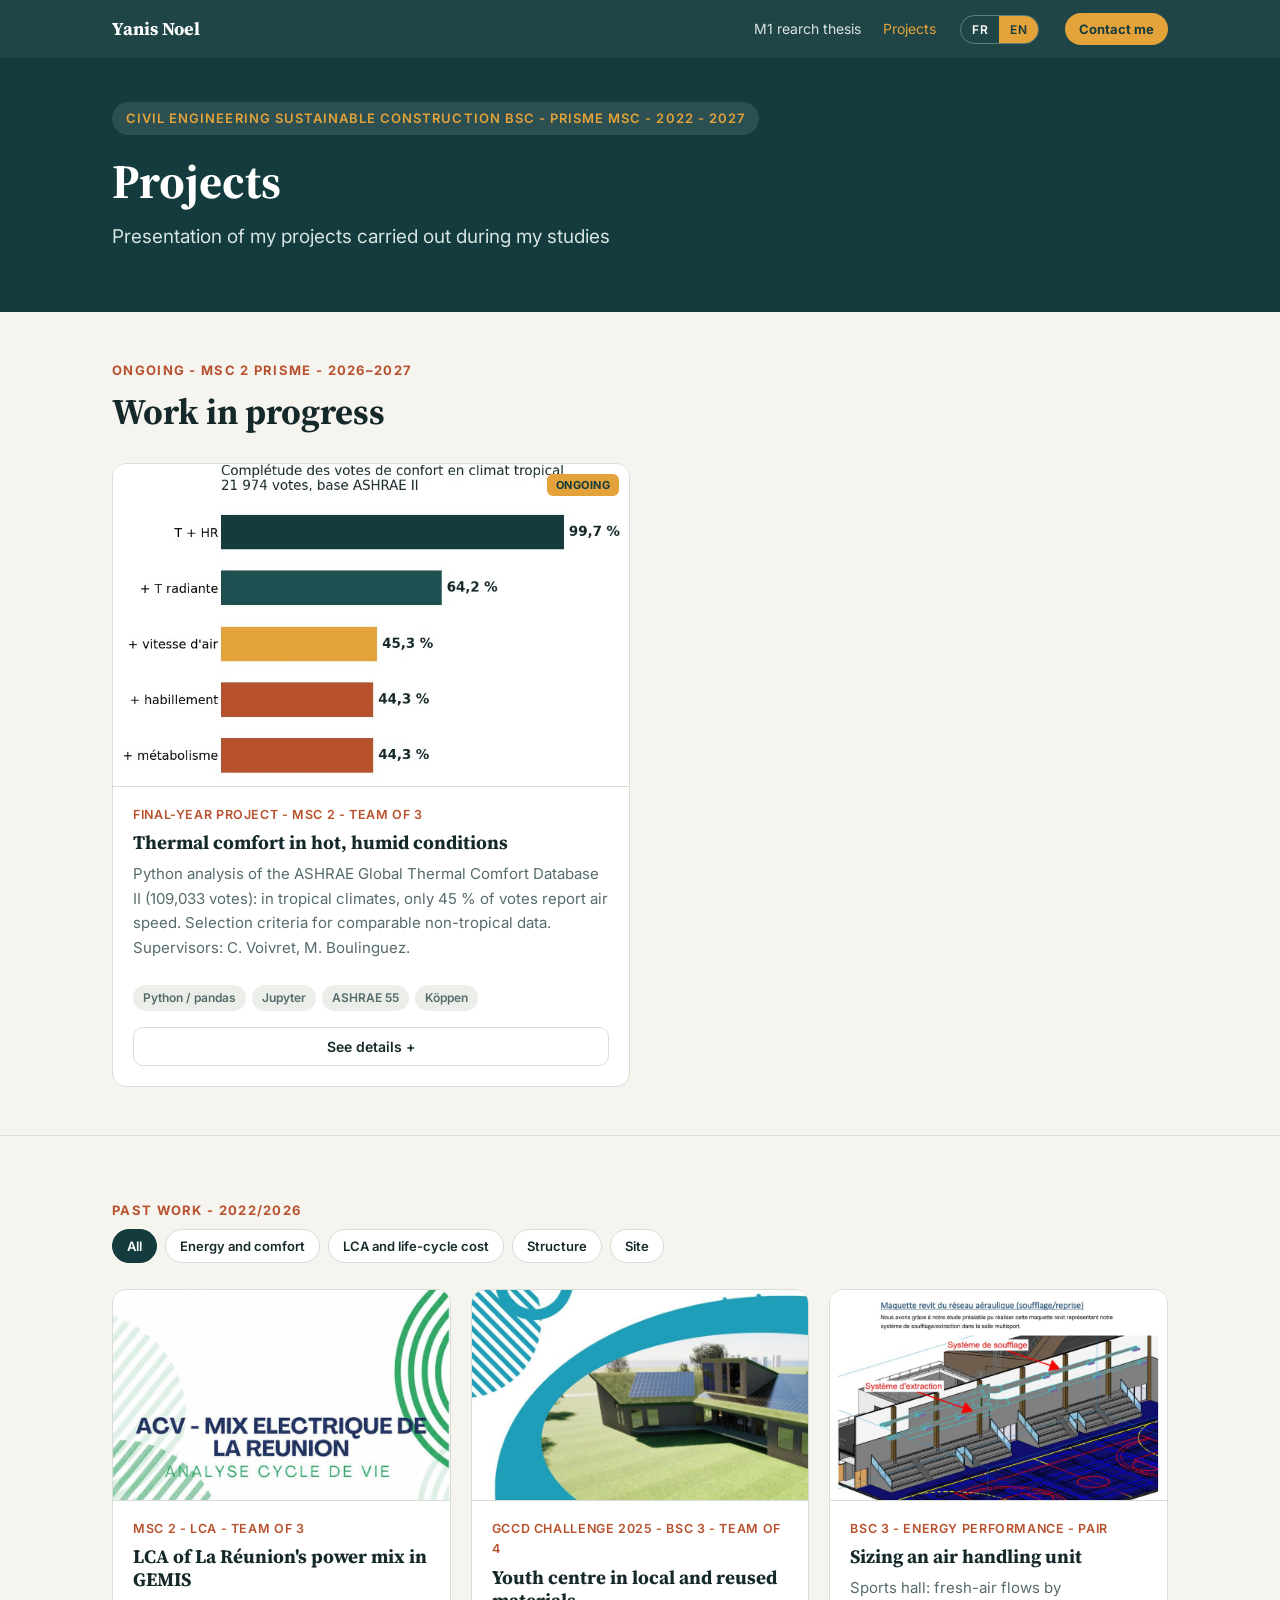
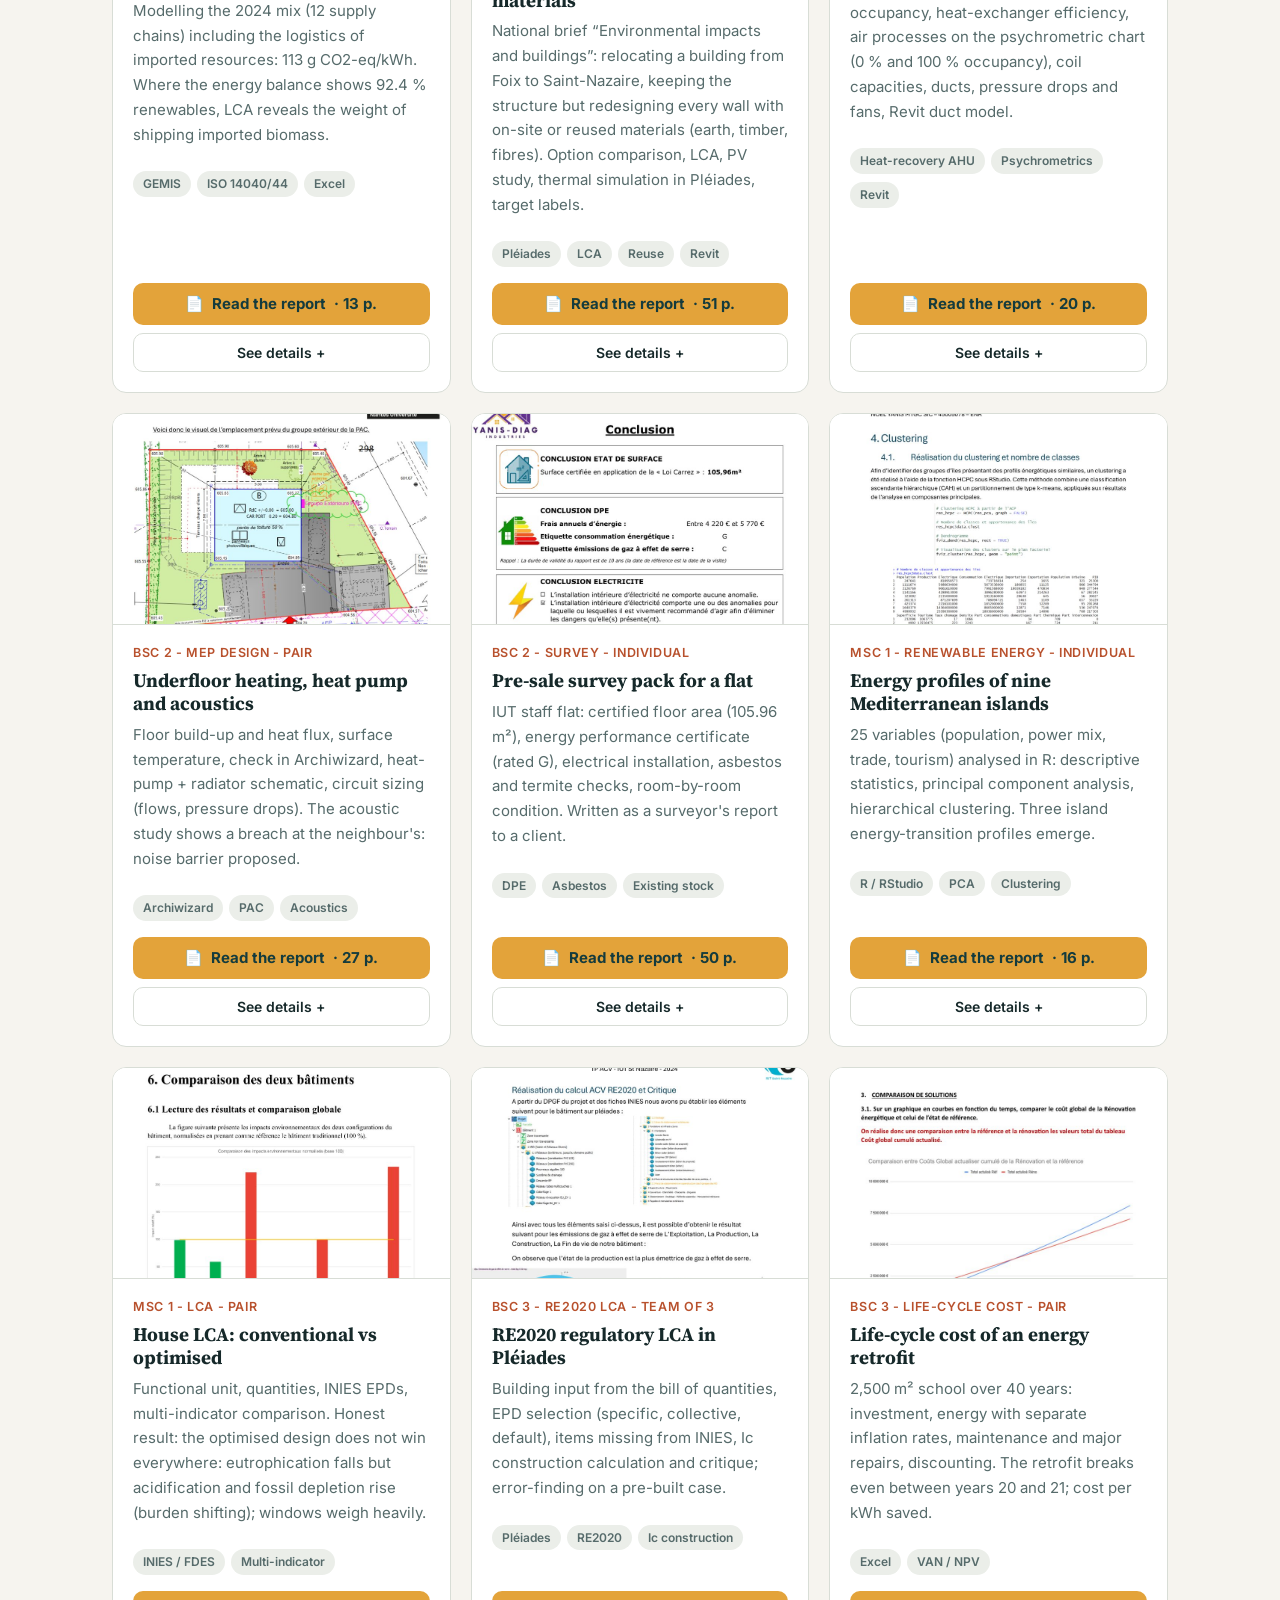
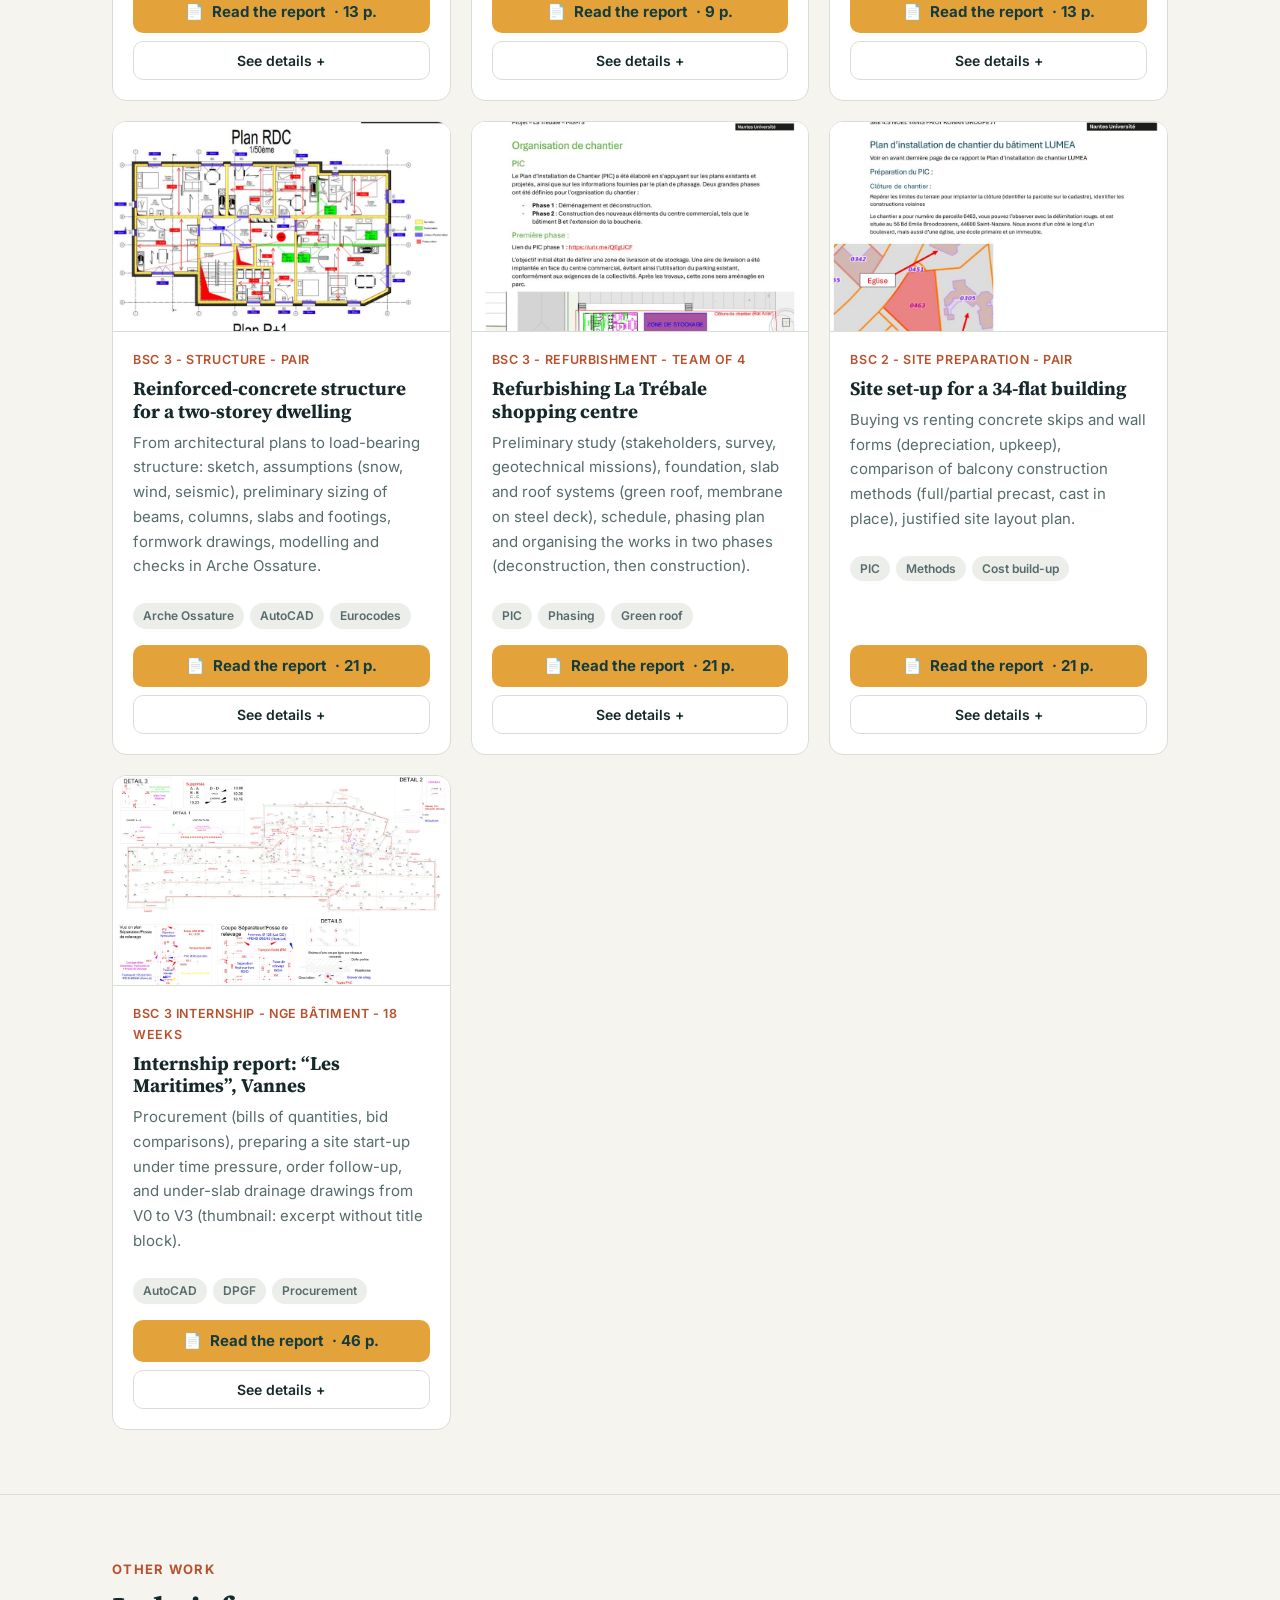
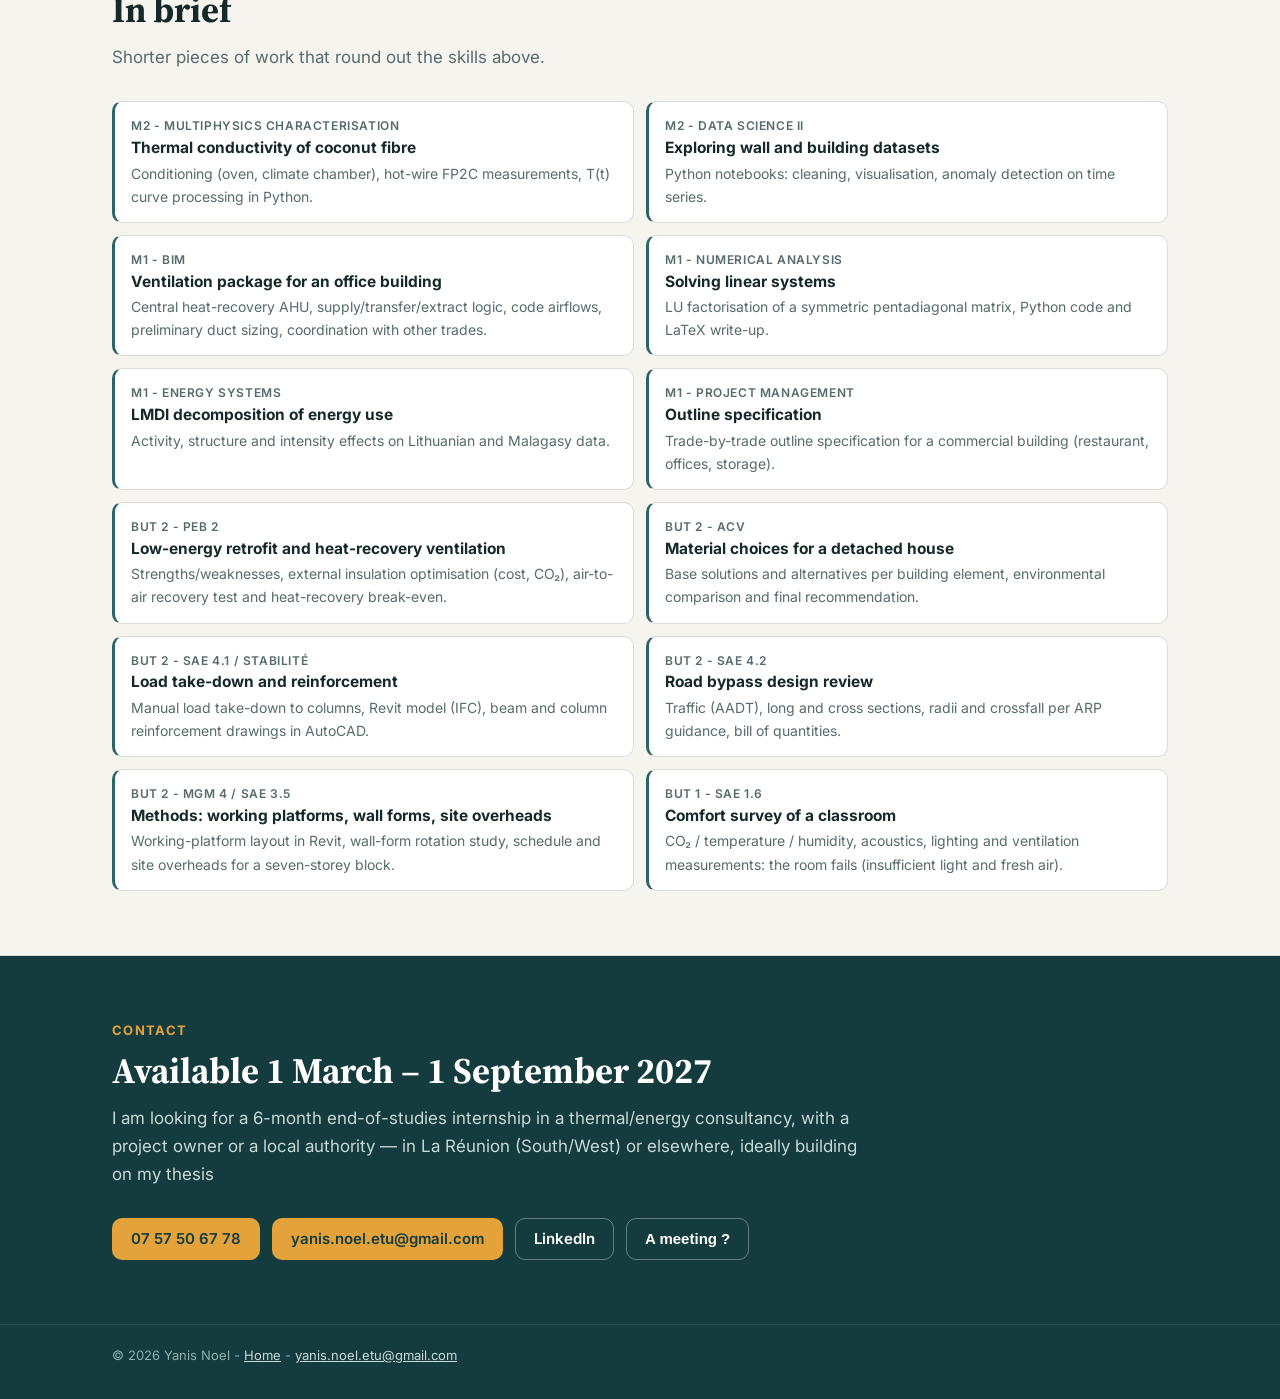
<file: yanisnoel.github.io/projets.html>
<!doctype html>
<html lang="fr">
<head>
<meta charset="utf-8">
<meta name="viewport" content="width=device-width, initial-scale=1">
<title>Projets - Yanis Noel</title>
<meta name="description" content="Projets de BUT Génie Civil Construction Durable et de Master PRISME : énergétique, CVC, ACV, coût global, structure, chantier. Rapports complets en PDF.">
<link rel="icon" href="data:image/svg+xml,<svg xmlns='http://www.w3.org/2000/svg' viewBox='0 0 64 64'><rect width='64' height='64' rx='14' fill='%23143b3d'/><text x='32' y='42' font-family='Georgia,serif' font-size='28' font-weight='700' fill='%23e3a33a' text-anchor='middle'>YN</text></svg>">
<link rel="preconnect" href="https://fonts.googleapis.com"><link rel="preconnect" href="https://fonts.gstatic.com" crossorigin>
<link href="https://fonts.googleapis.com/css2?family=Inter:wght@400;500;600;700&family=Source+Serif+4:opsz,wght@8..60,600;8..60,700&display=swap" rel="stylesheet">
<link rel="stylesheet" href="assets/style.css">
<script>window.goatcounter={path:function(p){try{var c=new URLSearchParams(location.search).get('c')||sessionStorage.getItem('camp')||'';c=c.toLowerCase().replace(/[^a-z0-9_-]/g,'').slice(0,40);return location.pathname+(c?'?c='+c:'')}catch(e){return p}}};</script>
<script data-goatcounter="https://yanisnoel.goatcounter.com/count" async src="https://gc.zgo.at/count.js"></script>
</head>
<body data-lang="fr">

<nav class="top">
  <div class="wrap">
    <a class="brand" href="index.html" data-keeplang>Yanis Noel</a>
    <div class="links">
      <a href="memoire.html" data-keeplang><span class="fr">Mémoire de recherche M1</span><span class="en">M1 rearch thesis</span></a>
      <a href="projets.html" aria-current="page" data-keeplang><span class="fr">Projets</span><span class="en">Projects</span></a>
    </div>
    <div class="lang" role="group" aria-label="Langue / Language">
      <button type="button" data-set="fr" aria-pressed="true">FR</button>
      <button type="button" data-set="en" aria-pressed="false">EN</button>
    </div>
    <button class="navcta" type="button" data-open-contact><span class="fr">Me contacter</span><span class="en">Contact me</span></button>
  </div>
  <div class="mnav">
    <a href="memoire.html" data-keeplang><span class="fr">Mémoire</span><span class="en">Thesis</span></a>
    <a href="#rapports"><span class="fr">Rapports</span><span class="en">Reports</span></a>
    <a href="#encours"><span class="fr">En cours</span><span class="en">Ongoing</span></a>
    <a href="#autres"><span class="fr">Autres travaux</span><span class="en">Other work</span></a>
  </div>
</nav>

<header class="hero" style="padding:44px 0 48px">
  <div class="wrap">
    <span class="kicker"><span class="fr">BUT 3 Génie Civil Construction Durable - Master PRISME - 2022 - 2027</span><span class="en">Civil Engineering Sustainable Construction BSc - PRISME MSc - 2022 - 2027</span></span>
    <h1 style="font-size:clamp(30px,5vw,48px)"><span class="fr">Projets</span><span class="en">Projects</span></h1>
    <p class="role"><span class="fr">Présentation des projets en cours et réalisés durant mes années d'études</span><span class="en">Presentation of my projects carried out during my studies</span></p>
  </div>
</header>

<main>
<section id="encours" class="tight">
  <div class="wrap">
    <div class="eyebrow"><span class="fr">En cours - Master 2 PRISME - 2026–2027</span><span class="en">Ongoing - MSc 2 PRISME - 2026–2027</span></div>
    <h2><span class="fr">Travail en cours</span><span class="en">Work in progress</span></h2>
    <p class="lede"></p>
    <div class="grid2">
      <article class="pcard" id="pfe">
        <div class="thumb" style="position:relative"><img src="assets/projets/pfe.jpg" alt="" loading="lazy" style="object-position:center"><span class="badge"><span class="fr">En cours</span><span class="en">Ongoing</span></span></div>
        <div class="body">
          <div class="meta"><span class="fr">Projet de fin d'études - Master 2 - équipe de 3</span><span class="en">Final-year project - MSc 2 - team of 3</span></div>
          <h3><span class="fr">Confort thermique en conditions chaudes et humides</span><span class="en">Thermal comfort in hot, humid conditions</span></h3>
          <p><span class="fr">Exploitation en Python de l'ASHRAE Global Thermal Comfort Database II (109 033 votes) : en climat tropical, 45 % seulement des votes renseignent la vitesse d'air. Critères de sélection de données comparables hors tropiques. Encadrants : C. Voivret, M. Boulinguez.</span><span class="en">Python analysis of the ASHRAE Global Thermal Comfort Database II (109,033 votes): in tropical climates, only 45 % of votes report air speed. Selection criteria for comparable non-tropical data. Supervisors: C. Voivret, M. Boulinguez.</span></p>
          <div class="tags"><span class="tag">Python / pandas</span><span class="tag">Jupyter</span><span class="tag">ASHRAE 55</span><span class="tag">Köppen</span></div>
          <div class="foot"></div>
        </div>
      </article>
    </div>
  </div>
</section>

<section id="rapports">
  <div class="wrap">
    <div class="eyebrow"><span class="fr">Travaux passés - 2022/2026</span><span class="en"> Past work - 2022/2026 </span></div>
    <div class="filters" role="group" aria-label="Filtrer">
      <button type="button" data-filter="all" aria-pressed="true"><span class="fr">Tout</span><span class="en">All</span></button>
      <button type="button" data-filter="energie" aria-pressed="false"><span class="fr">Énergie et confort</span><span class="en">Energy and comfort</span></button>
      <button type="button" data-filter="env" aria-pressed="false"><span class="fr">ACV et coût global</span><span class="en">LCA and life-cycle cost</span></button>
      <button type="button" data-filter="structure" aria-pressed="false"><span class="fr">Structure</span><span class="en">Structure</span></button>
      <button type="button" data-filter="chantier" aria-pressed="false"><span class="fr">Chantier</span><span class="en">Site</span></button>
    </div>

    <div class="grid3">

       <article class="pcard" id="gemis" data-cat="env energie">
        <div class="thumb"><img src="assets/projets/gemis.jpg" alt="" loading="lazy" style="object-position:center"></div>
        <div class="body">
          <div class="meta"><span class="fr">Master 2 - ACV - équipe de 3</span><span class="en">MSc 2 - LCA - team of 3</span></div>
          <h3><span class="fr">ACV du mix électrique de La Réunion sous GEMIS</span><span class="en">LCA of La Réunion's power mix in GEMIS</span></h3>
          <p><span class="fr">Modélisation du mix 2024 (12 filières) avec les chaînes logistiques des ressources importées : 113 g CO2-éq/kWh. Là où le bilan énergétique affiche 92,4 % de renouvelables, l'ACV fait apparaître le poids du transport maritime de la biomasse importée.</span><span class="en">Modelling the 2024 mix (12 supply chains) including the logistics of imported resources: 113 g CO2-eq/kWh. Where the energy balance shows 92.4 % renewables, LCA reveals the weight of shipping imported biomass.</span></p>
          <div class="tags"><span class="tag">GEMIS</span><span class="tag">ISO 14040/44</span><span class="tag">Excel</span></div>
          <div class="foot"><a class="btn small outline" href="assets/docs/ACV_GEMIS_mix_electrique_Reunion_M2.pdf" target="_blank" rel="noopener">PDF - 13 p.</a></div>
        </div>
      </article>

      <article class="pcard" id="challenge" data-cat="energie env">
        <div class="thumb"><img src="assets/projets/challenge.jpg" alt="" loading="lazy"></div>
        <div class="body">
          <div class="meta"><span class="fr">Challenge GCCD 2025 - BUT 3 - équipe de 4</span><span class="en">GCCD challenge 2025 - BSc 3 - team of 4</span></div>
          <h3><span class="fr">Pôle jeunesse en matériaux locaux et de réemploi</span><span class="en">Youth centre in local and reused materials</span></h3>
          <p><span class="fr">Sujet national « Impacts environnementaux et bâtiments » : réimplanter à Saint-Nazaire un bâtiment construit à Foix, structure conservée, en repensant toutes les parois avec des matériaux du site ou de réemploi (terre, bois, fibres). Comparaison des solutions, ACV, étude PV, simulation thermique sous Pléiades, labels visés.</span><span class="en">National brief “Environmental impacts and buildings”: relocating a building from Foix to Saint-Nazaire, keeping the structure but redesigning every wall with on-site or reused materials (earth, timber, fibres). Option comparison, LCA, PV study, thermal simulation in Pléiades, target labels.</span></p>
          <div class="tags"><span class="tag">Pléiades</span><span class="tag"><span class="fr">ACV</span><span class="en">LCA</span></span><span class="tag"><span class="fr">Réemploi</span><span class="en">Reuse</span></span><span class="tag">Revit</span></div>
          <div class="foot"><a class="btn small outline" href="assets/docs/Challenge_GCCD_2025_materiaux_locaux_reemploi.pdf" target="_blank" rel="noopener">PDF - 51 p.</a></div>
        </div>
      </article>

      <article class="pcard" id="peb3" data-cat="energie">
        <div class="thumb"><img src="assets/projets/peb3.jpg" alt="" loading="lazy"></div>
        <div class="body">
          <div class="meta"><span class="fr">BUT 3 - Performance énergétique - binôme</span><span class="en">BSc 3 - Energy performance - pair</span></div>
          <h3><span class="fr">Dimensionnement d'une centrale de traitement d'air</span><span class="en">Sizing an air handling unit</span></h3>
          <p><span class="fr">Salle multisport : débits d'air neuf selon l'occupation, efficacité de l'échangeur, évolutions de l'air sur diagramme psychrométrique (0 % et 100 % d'occupation), puissances de batteries, gaines, pertes de charge et ventilateurs, maquette Revit du réseau.</span><span class="en">Sports hall: fresh-air flows by occupancy, heat-exchanger efficiency, air processes on the psychrometric chart (0 % and 100 % occupancy), coil capacities, ducts, pressure drops and fans, Revit duct model.</span></p>
          <div class="tags"><span class="tag"><span class="fr">CTA double flux</span><span class="en">Heat-recovery AHU</span></span><span class="tag"><span class="fr">Psychrométrie</span><span class="en">Psychrometrics</span></span><span class="tag">Revit</span></div>
          <div class="foot"><a class="btn small outline" href="assets/docs/PEB3_dimensionnement_CTA_salle_multisport.pdf" target="_blank" rel="noopener">PDF - 20 p.</a></div>
        </div>
      </article>

      <article class="pcard" id="sae44" data-cat="energie">
        <div class="thumb"><img src="assets/projets/sae44.jpg" alt="" loading="lazy"></div>
        <div class="body">
          <div class="meta"><span class="fr">BUT 2 - Bureau d'études fluides - binôme</span><span class="en">BSc 2 - MEP design - pair</span></div>
          <h3><span class="fr">Plancher chauffant, PAC et acoustique d'une maison</span><span class="en">Underfloor heating, heat pump and acoustics</span></h3>
          <p><span class="fr">Coupe et flux du plancher chauffant, température de surface, vérification sous Archiwizard, schéma de principe PAC + radiateurs, dimensionnement des circuits (débits, pertes de charge). L'étude acoustique montre un dépassement chez le voisin : proposition d'écran anti-bruit.</span><span class="en">Floor build-up and heat flux, surface temperature, check in Archiwizard, heat-pump + radiator schematic, circuit sizing (flows, pressure drops). The acoustic study shows a breach at the neighbour's: noise barrier proposed.</span></p>
          <div class="tags"><span class="tag">Archiwizard</span><span class="tag">PAC</span><span class="tag"><span class="fr">Acoustique</span><span class="en">Acoustics</span></span></div>
          <div class="foot"><a class="btn small outline" href="assets/docs/SAE44_plancher_chauffant_PAC_acoustique.pdf" target="_blank" rel="noopener">PDF - 27 p.</a></div>
        </div>
      </article>

      <article class="pcard" id="sae36" data-cat="energie">
        <div class="thumb"><img src="assets/projets/sae36.jpg" alt="" loading="lazy"></div>
        <div class="body">
          <div class="meta"><span class="fr">BUT 2 - Diagnostic - individuel</span><span class="en">BSc 2 - Survey - individual</span></div>
          <h3><span class="fr">Dossier de diagnostics avant-vente d'un logement</span><span class="en">Pre-sale survey pack for a flat</span></h3>
          <p><span class="fr">Logement de fonction de l'IUT : surface Loi Carrez (105,96 m²), DPE (étiquette G), état de l'installation électrique, repérage amiante, termites, état des lieux pièce par pièce. Rédigé comme un rapport de diagnostiqueur à un client.</span><span class="en">IUT staff flat: certified floor area (105.96 m²), energy performance certificate (rated G), electrical installation, asbestos and termite checks, room-by-room condition. Written as a surveyor's report to a client.</span></p>
          <div class="tags"><span class="tag">DPE</span><span class="tag"><span class="fr">Amiante</span><span class="en">Asbestos</span></span><span class="tag"><span class="fr">Existant</span><span class="en">Existing stock</span></span></div>
          <div class="foot"><a class="btn small outline" href="assets/docs/SAE36_diagnostic_immobilier_logement_IUT.pdf" target="_blank" rel="noopener">PDF - 50 p.</a></div>
        </div>
      </article>

      <article class="pcard" id="enr" data-cat="energie">
        <div class="thumb"><img src="assets/projets/enr.jpg" alt="" loading="lazy"></div>
        <div class="body">
          <div class="meta"><span class="fr">Master 1 - Énergies renouvelables - individuel</span><span class="en">MSc 1 - Renewable energy - individual</span></div>
          <h3><span class="fr">Profils énergétiques de neuf îles méditerranéennes</span><span class="en">Energy profiles of nine Mediterranean islands</span></h3>
          <p><span class="fr">25 variables (population, mix électrique, échanges, tourisme) analysées sous R : statistiques descriptives, analyse en composantes principales, classification ascendante hiérarchique. Trois profils de transition énergétique insulaire se dégagent.</span><span class="en">25 variables (population, power mix, trade, tourism) analysed in R: descriptive statistics, principal component analysis, hierarchical clustering. Three island energy-transition profiles emerge.</span></p>
          <div class="tags"><span class="tag">R / RStudio</span><span class="tag"><span class="fr">ACP</span><span class="en">PCA</span></span><span class="tag">Clustering</span></div>
          <div class="foot"><a class="btn small outline" href="assets/docs/ENR_analyse_multivariee_iles_mediterranee_M1.pdf" target="_blank" rel="noopener">PDF - 16 p.</a></div>
        </div>
      </article>

      <article class="pcard" id="acv-m1" data-cat="env">
        <div class="thumb"><img src="assets/projets/acv_m1.jpg" alt="" loading="lazy"></div>
        <div class="body">
          <div class="meta"><span class="fr">Master 1 - ACV - binôme</span><span class="en">MSc 1 - LCA - pair</span></div>
          <h3><span class="fr">ACV d'une maison : traditionnelle vs optimisée</span><span class="en">House LCA: conventional vs optimised</span></h3>
          <p><span class="fr">Unité fonctionnelle, métrés, FDES INIES, comparaison sur plusieurs indicateurs. Résultat honnête : l'optimisation ne gagne pas partout : l'eutrophisation baisse mais l'acidification et les ressources fossiles augmentent (transfert d'impacts), les menuiseries pèsent lourd.</span><span class="en">Functional unit, quantities, INIES EPDs, multi-indicator comparison. Honest result: the optimised design does not win everywhere: eutrophication falls but acidification and fossil depletion rise (burden shifting); windows weigh heavily.</span></p>
          <div class="tags"><span class="tag">INIES / FDES</span><span class="tag"><span class="fr">Multicritère</span><span class="en">Multi-indicator</span></span></div>
          <div class="foot"><a class="btn small outline" href="assets/docs/ACV_maison_traditionnelle_vs_optimisee_M1.pdf" target="_blank" rel="noopener">PDF - 13 p.</a></div>
        </div>
      </article>

      <article class="pcard" id="acv-re2020" data-cat="env">
        <div class="thumb"><img src="assets/projets/acv_re2020.jpg" alt="" loading="lazy"></div>
        <div class="body">
          <div class="meta"><span class="fr">BUT 3 - ACV RE2020 - équipe de 3</span><span class="en">BSc 3 - RE2020 LCA - team of 3</span></div>
          <h3><span class="fr">ACV réglementaire RE2020 sous Pléiades</span><span class="en">RE2020 regulatory LCA in Pléiades</span></h3>
          <p><span class="fr">Saisie d'un bâtiment à partir du DPGF, choix des FDES (spécifiques, collectives, par défaut), éléments hors base INIES, calcul de l'Ic construction et critique des résultats ; recherche d'erreurs dans un cas pré-établi.</span><span class="en">Building input from the bill of quantities, EPD selection (specific, collective, default), items missing from INIES, Ic construction calculation and critique; error-finding on a pre-built case.</span></p>
          <div class="tags"><span class="tag">Pléiades</span><span class="tag">RE2020</span><span class="tag">Ic construction</span></div>
          <div class="foot"><a class="btn small outline" href="assets/docs/ACV_RE2020_Pleiades_BUT3.pdf" target="_blank" rel="noopener">PDF - 9 p.</a></div>
        </div>
      </article>

      <article class="pcard" id="cout-global" data-cat="env energie">
        <div class="thumb"><img src="assets/projets/coutglobal.jpg" alt="" loading="lazy"></div>
        <div class="body">
          <div class="meta"><span class="fr">BUT 3 - Coût global - binôme</span><span class="en">BSc 3 - Life-cycle cost - pair</span></div>
          <h3><span class="fr">Arbitrer une rénovation énergétique en coût global</span><span class="en">Life-cycle cost of an energy retrofit</span></h3>
          <p><span class="fr">École de 2 500 m² sur 40 ans : investissement, énergie avec inflation différenciée, entretien et gros entretien, actualisation. La rénovation devient rentable entre la 20<sup>e</sup> et la 21<sup>e</sup> année ; calcul du coût du kWh économisé.</span><span class="en">2,500 m² school over 40 years: investment, energy with separate inflation rates, maintenance and major repairs, discounting. The retrofit breaks even between years 20 and 21; cost per kWh saved.</span></p>
          <div class="tags"><span class="tag">Excel</span><span class="tag">VAN / NPV</span></div>
          <div class="foot"><a class="btn small outline" href="assets/docs/Cout_global_renovation_energetique_ecole.pdf" target="_blank" rel="noopener">PDF - 13 p.</a></div>
        </div>
      </article>

      <article class="pcard" id="sae51" data-cat="structure">
        <div class="thumb"><img src="assets/projets/sae51.jpg" alt="" loading="lazy"></div>
        <div class="body">
          <div class="meta"><span class="fr">BUT 3 - Structure - binôme</span><span class="en">BSc 3 - Structure - pair</span></div>
          <h3><span class="fr">Structure béton armé d'un logement R+1</span><span class="en">Reinforced-concrete structure for a two-storey dwelling</span></h3>
          <p><span class="fr">Des plans d'architecte à la structure porteuse : esquisse, hypothèses (neige, vent, sismique), prédimensionnement des poutres, poteaux, dalles et fondations, plans de coffrage, modélisation et vérification sous Arche Ossature.</span><span class="en">From architectural plans to load-bearing structure: sketch, assumptions (snow, wind, seismic), preliminary sizing of beams, columns, slabs and footings, formwork drawings, modelling and checks in Arche Ossature.</span></p>
          <div class="tags"><span class="tag">Arche Ossature</span><span class="tag">AutoCAD</span><span class="tag">Eurocodes</span></div>
          <div class="foot"><a class="btn small outline" href="assets/docs/SAE51_structure_beton_arme_R+1.pdf" target="_blank" rel="noopener">PDF - 21 p.</a></div>
        </div>
      </article>

      <article class="pcard" id="trebale" data-cat="chantier structure">
        <div class="thumb"><img src="assets/projets/trebale.jpg" alt="" loading="lazy"></div>
        <div class="body">
          <div class="meta"><span class="fr">BUT 3 - Réhabilitation - équipe de 4</span><span class="en">BSc 3 - Refurbishment - team of 4</span></div>
          <h3><span class="fr">Réhabilitation du centre commercial de La Trébale</span><span class="en">Refurbishing La Trébale shopping centre</span></h3>
          <p><span class="fr">Étude préalable (intervenants, repérage, missions géotechniques), systèmes de fondation, dallage et toitures (terrasse végétalisée, étanchéité sur bac acier), planning, plan de phasage et organisation du chantier en deux phases (déconstruction, puis construction).</span><span class="en">Preliminary study (stakeholders, survey, geotechnical missions), foundation, slab and roof systems (green roof, membrane on steel deck), schedule, phasing plan and organising the works in two phases (deconstruction, then construction).</span></p>
          <div class="tags"><span class="tag">PIC</span><span class="tag"><span class="fr">Phasage</span><span class="en">Phasing</span></span><span class="tag"><span class="fr">Toiture végétalisée</span><span class="en">Green roof</span></span></div>
          <div class="foot"><a class="btn small outline" href="assets/docs/Rehabilitation_centre_commercial_La_Trebale.pdf" target="_blank" rel="noopener">PDF - 21 p.</a></div>
        </div>
      </article>

      <article class="pcard" id="sae45" data-cat="chantier">
        <div class="thumb"><img src="assets/projets/sae45.jpg" alt="" loading="lazy"></div>
        <div class="body">
          <div class="meta"><span class="fr">BUT 2 - Préparation de chantier - binôme</span><span class="en">BSc 2 - Site preparation - pair</span></div>
          <h3><span class="fr">Installation de chantier d'un collectif de 34 logements</span><span class="en">Site set-up for a 34-flat building</span></h3>
          <p><span class="fr">Achat ou location des bennes à béton et banches (amortissement, entretien), comparaison des méthodes constructives des balcons (préfabrication totale, partielle, coulé en place), plan d'installation de chantier justifié.</span><span class="en">Buying vs renting concrete skips and wall forms (depreciation, upkeep), comparison of balcony construction methods (full/partial precast, cast in place), justified site layout plan.</span></p>
          <div class="tags"><span class="tag">PIC</span><span class="tag"><span class="fr">Méthodes</span><span class="en">Methods</span></span><span class="tag"><span class="fr">Déboursés</span><span class="en">Cost build-up</span></span></div>
          <div class="foot"><a class="btn small outline" href="assets/docs/SAE45_PIC_methodes_achat_location.pdf" target="_blank" rel="noopener">PDF - 21 p.</a></div>
        </div>
      </article>

      <article class="pcard" id="stage-but3" data-cat="chantier">
        <div class="thumb"><img src="assets/plan_reseaux_ensemble.jpg" alt="" loading="lazy" style="object-position:center"></div>
        <div class="body">
          <div class="meta"><span class="fr">Stage BUT 3 - NGE Bâtiment - 18 semaines</span><span class="en">BSc 3 internship - NGE Bâtiment - 18 weeks</span></div>
          <h3><span class="fr">Rapport de stage : « Les Maritimes », Vannes</span><span class="en">Internship report: “Les Maritimes”, Vannes</span></h3>
          <p><span class="fr">Service achats (DPGF, tableaux comparatifs d'offres), préparation d'un démarrage de chantier sous contrainte de délai, suivi des commandes, et plan de réseaux sous dallage de la version V0 à la V3 (vignette : extrait sans cartouche).</span><span class="en">Procurement (bills of quantities, bid comparisons), preparing a site start-up under time pressure, order follow-up, and under-slab drainage drawings from V0 to V3 (thumbnail: excerpt without title block).</span></p>
          <div class="tags"><span class="tag">AutoCAD</span><span class="tag">DPGF</span><span class="tag"><span class="fr">Achats</span><span class="en">Procurement</span></span></div>
          <div class="foot"><a class="btn small outline" href="assets/docs/Rapport_stage_BUT3_NGE_Les_Maritimes.pdf" target="_blank" rel="noopener"><span class="fr">PDF - 46 p. (données financières floutées)</span><span class="en">PDF - 46 p. (financial data blurred)</span></a></div>
        </div>
      </article>
    </div>
  </div>
</section>

<section id="autres">
  <div class="wrap">
    <div class="eyebrow"><span class="fr">Autres travaux</span><span class="en">Other work</span></div>
    <h2><span class="fr">En bref</span><span class="en">In brief</span></h2>
    <p class="lede"><span class="fr">Travaux plus courts qui complètent les compétences ci-dessus.</span><span class="en">Shorter pieces of work that round out the skills above.</span></p>
    <div class="fiches">
      <div class="fiche"><div class="m">M2 - <span class="fr">Caractérisation multiphysique</span><span class="en">Multiphysics characterisation</span></div><h4><span class="fr">Conductivité thermique de la fibre de coco</span><span class="en">Thermal conductivity of coconut fibre</span></h4><p><span class="fr">Conditionnement (étuve, enceinte climatique), mesures au fil chaud FP2C, traitement des courbes T(t) en Python.</span><span class="en">Conditioning (oven, climate chamber), hot-wire FP2C measurements, T(t) curve processing in Python.</span></p></div>
      <div class="fiche"><div class="m">M2 - Data science II</div><h4><span class="fr">Exploration de données de paroi et de bâtiment</span><span class="en">Exploring wall and building datasets</span></h4><p><span class="fr">Notebooks Python : nettoyage, visualisation, détection d'anomalies sur séries temporelles.</span><span class="en">Python notebooks: cleaning, visualisation, anomaly detection on time series.</span></p></div>
      <div class="fiche"><div class="m">M1 - BIM</div><h4><span class="fr">Lot AIR d'un bâtiment administratif</span><span class="en">Ventilation package for an office building</span></h4><p><span class="fr">CTA double flux centralisée, logique soufflage / transit / extraction, débits réglementaires, prédimensionnement des réseaux, coordination avec les autres lots.</span><span class="en">Central heat-recovery AHU, supply/transfer/extract logic, code airflows, preliminary duct sizing, coordination with other trades.</span></p></div>
      <div class="fiche"><div class="m">M1 - <span class="fr">Analyse numérique</span><span class="en">Numerical analysis</span></div><h4><span class="fr">Résolution de systèmes linéaires</span><span class="en">Solving linear systems</span></h4><p><span class="fr">Factorisation LU d'une matrice pentadiagonale symétrique, code Python et rendu LaTeX.</span><span class="en">LU factorisation of a symmetric pentadiagonal matrix, Python code and LaTeX write-up.</span></p></div>
      <div class="fiche"><div class="m">M1 - <span class="fr">Systèmes énergétiques</span><span class="en">Energy systems</span></div><h4><span class="fr">Décomposition LMDI de la consommation</span><span class="en">LMDI decomposition of energy use</span></h4><p><span class="fr">Effets activité, structure et intensité sur des données Lituanie et Madagascar.</span><span class="en">Activity, structure and intensity effects on Lithuanian and Malagasy data.</span></p></div>
      <div class="fiche"><div class="m">M1 - <span class="fr">Maîtrise d'œuvre</span><span class="en">Project management</span></div><h4><span class="fr">Notice descriptive sommaire</span><span class="en">Outline specification</span></h4><p><span class="fr">Rédaction par corps d'état d'une notice pour un bâtiment d'activités (restaurant, bureaux, stockage).</span><span class="en">Trade-by-trade outline specification for a commercial building (restaurant, offices, storage).</span></p></div>
      <div class="fiche"><div class="m">BUT 2 - PEB 2</div><h4><span class="fr">Rénovation BBC d'un appartement et VMC double flux</span><span class="en">Low-energy retrofit and heat-recovery ventilation</span></h4><p><span class="fr">Diagnostic forces/faiblesses, optimisation de l'ITE (coût, CO₂), essai d'un récupérateur air-air et seuil de rentabilité du double flux.</span><span class="en">Strengths/weaknesses, external insulation optimisation (cost, CO₂), air-to-air recovery test and heat-recovery break-even.</span></p></div>
      <div class="fiche"><div class="m">BUT 2 - ACV</div><h4><span class="fr">Choix de matériaux d'une maison individuelle</span><span class="en">Material choices for a detached house</span></h4><p><span class="fr">Solutions de base et variantes par macro-composant (fondations, parois, charpente), comparaison environnementale et recommandation finale.</span><span class="en">Base solutions and alternatives per building element, environmental comparison and final recommendation.</span></p></div>
      <div class="fiche"><div class="m">BUT 2 - SAE 4.1 / Stabilité</div><h4><span class="fr">Descente de charges et ferraillage</span><span class="en">Load take-down and reinforcement</span></h4><p><span class="fr">Descente de charges manuelle sur poteaux, maquette Revit (IFC), plans de ferraillage poutre et poteau sous AutoCAD.</span><span class="en">Manual load take-down to columns, Revit model (IFC), beam and column reinforcement drawings in AutoCAD.</span></p></div>
      <div class="fiche"><div class="m">BUT 2 - SAE 4.2</div><h4><span class="fr">Revue de projet d'une déviation routière</span><span class="en">Road bypass design review</span></h4><p><span class="fr">Trafic (TMJA), profils en long et en travers, rayons et dévers selon l'ARP, DQE du tracé.</span><span class="en">Traffic (AADT), long and cross sections, radii and crossfall per ARP guidance, bill of quantities.</span></p></div>
      <div class="fiche"><div class="m">BUT 2 - MGM 4 / SAE 3.5</div><h4><span class="fr">Méthodes : passerelles, banches, frais de chantier</span><span class="en">Methods: working platforms, wall forms, site overheads</span></h4><p><span class="fr">Plan de passerelles sous Revit, étude de rotation de banches, planning et frais de chantier d'un collectif R+6.</span><span class="en">Working-platform layout in Revit, wall-form rotation study, schedule and site overheads for a seven-storey block.</span></p></div>
      <div class="fiche"><div class="m">BUT 1 - SAE 1.6</div><h4><span class="fr">État des lieux du confort d'une salle de classe</span><span class="en">Comfort survey of a classroom</span></h4><p><span class="fr">Mesures CO₂ / température / humidité, acoustique, éclairage, débit de VMC : la salle n'est pas conforme (lumière et renouvellement d'air insuffisants).</span><span class="en">CO₂ / temperature / humidity, acoustics, lighting and ventilation measurements: the room fails (insufficient light and fresh air).</span></p></div>
    </div>
  </div>
</section>

<!-- CONTACT -->
<section id="contact">
  <div class="wrap">
    <div class="eyebrow">Contact</div>
    <h2><span class="fr">Recherche de stage du 1<sup>er</sup> mars au 1<sup>er</sup> septembre 2027</span><span class="en">Available 1 March – 1 September 2027</span></h2>
    <p class="lede"><span class="fr">Je cherche un stage de fin d'études de 6 mois en bureau d'études thermique / énergie, chez un maître d'ouvrage ou en collectivité - à La Réunion (Sud / Ouest) possible de déplacement. Idéalement dans la continuité de mon mémoire. <a href="memoire.html" data-keeplang data-track="clic-memoire-contact" style="color:#fff;font-weight:600;text-decoration:underline;text-underline-offset:4px;align-self:center"><span class="fr">Voir mon mémoire</span><span class="en">See my thesis</span> →</a> </span><span class="en">I am looking for a 6-month end-of-studies internship in a thermal/energy consultancy, with a project owner or a local authority — in La Réunion (South/West) or elsewhere, ideally building on my thesis </span></p>
    <div class="cta" style="margin-top:0">
      <a class="btn primary" href="tel:+33757506778" data-track="clic-telephone"> 07 57 50 67 78</a>
      <a class="btn primary" href="mailto:yanis.noel.etu@gmail.com" data-track="clic-email"> yanis.noel.etu@gmail.com</a>
      <a class="btn ghost" href="https://www.linkedin.com/in/yanis-noel-b70205252/" target="_blank" rel="noopener" data-track="clic-linkedin">LinkedIn</a>
      <button class="btn ghost" type="button" data-open-contact style="background:none;cursor:pointer"><span class="fr">Un rendez-vous ? </span><span class="en"> A meeting ? </span></button>
    </div>
  </div>
</section>
</main>

<dialog class="contact" id="contact-dlg" aria-labelledby="dlg-title">
  <div class="dh">
    <button class="x" type="button" aria-label="Fermer">×</button>
    <h2 id="dlg-title"><span class="fr">Me contacter</span><span class="en">Get in touch</span></h2>
    <p><span class="fr">Recherche d'un stage de fin d'études - du 1<sup>er</sup> mars au 1<sup>er</sup> septembre 2027</span><span class="en">End-of-studies internship - available 1 March - 1 September 2027</span></p>
  </div>
  <div class="db">
    <a class="crow" href="tel:+33757506778" data-track="clic-telephone"><span class="ic"><svg viewBox="0 0 24 24" fill="none" stroke="currentColor" stroke-width="2"><path d="M22 16.9v3a2 2 0 0 1-2.2 2 19.8 19.8 0 0 1-8.6-3.1 19.5 19.5 0 0 1-6-6A19.8 19.8 0 0 1 2.1 4.2 2 2 0 0 1 4.1 2h3a2 2 0 0 1 2 1.7c.1.9.4 1.8.7 2.7a2 2 0 0 1-.5 2.1L8 9.8a16 16 0 0 0 6 6l1.3-1.3a2 2 0 0 1 2.1-.4c.9.3 1.8.6 2.7.7a2 2 0 0 1 1.7 2z"/></svg></span><span class="t"><small><span class="fr">Téléphone</span><span class="en">Phone</span></small><b>07 57 50 67 78</b></span></a>
    <div class="crow"><span class="ic"><svg viewBox="0 0 24 24" fill="none" stroke="currentColor" stroke-width="2"><rect x="3" y="5" width="18" height="14" rx="2"/><path d="m3 7 9 6 9-6"/></svg></span><a class="t" href="mailto:yanis.noel.etu@gmail.com" data-track="clic-email" style="text-decoration:none;color:inherit"><small>Email</small><b>yanis.noel.etu@gmail.com</b></a><button type="button" data-copy="yanis.noel.etu@gmail.com"><span class="fr">Copier</span><span class="en">Copy</span></button></div>
    <a class="crow" href="https://www.linkedin.com/in/yanis-noel-b70205252/" target="_blank" rel="noopener" data-track="clic-linkedin"><span class="ic"><svg viewBox="0 0 24 24" fill="currentColor"><path d="M4.98 3.5a2.5 2.5 0 1 1 0 5 2.5 2.5 0 0 1 0-5zM3 9h4v12H3zM9 9h3.8v1.7h.1c.5-1 1.8-2 3.8-2 4 0 4.8 2.6 4.8 6V21h-4v-5.6c0-1.3 0-3-1.9-3s-2.1 1.4-2.1 2.9V21H9z"/></svg></span><span class="t"><small>LinkedIn</small><b>yanis-noel</b></span></a>
    <a class="crow" href="assets/docs/CV_Yanis_NOEL.pdf" target="_blank" rel="noopener" data-track="clic-cv"><span class="ic"><svg viewBox="0 0 24 24" fill="none" stroke="currentColor" stroke-width="2"><path d="M12 3v12m0 0-4-4m4 4 4-4M5 21h14"/></svg></span><span class="t"><small>CV</small><b><span class="fr">Télécharger (PDF)</span><span class="en">Download (PDF, French)</span></b></span></a>
    <a class="rdv fr" href="mailto:yanis.noel.etu@gmail.com?subject=Proposition%20d%27%C3%A9change%20%E2%80%93%20stage%20de%20fin%20d%27%C3%A9tudes%202027&body=Bonjour%20Yanis%2C%0A%0AJe%20vous%20propose%20un%20%C3%A9change%20%28t%C3%A9l%C3%A9phone%20ou%20visio%29%20le%20%E2%80%A6%20%C3%A0%20%E2%80%A6%20au%20sujet%20de%20%E2%80%A6%0A%0ACordialement%2C%0A" data-track="clic-rdv">Proposer un rendez-vous</a>
    <a class="rdv en" href="mailto:yanis.noel.etu@gmail.com?subject=Call%20proposal%20%E2%80%93%202027%20end-of-studies%20internship&body=Hello%20Yanis%2C%0A%0AI%20would%20like%20to%20schedule%20a%20call%20%28phone%20or%20video%29%20on%20%E2%80%A6%20at%20%E2%80%A6%20about%20%E2%80%A6%0A%0ABest%20regards%2C%0A" data-track="clic-rdv">Suggest a meeting</a>
  </div>
</dialog>

<footer><div class="wrap">© 2026 Yanis Noel - <a href="index.html" data-keeplang><span class="fr">Accueil</span><span class="en">Home</span></a> - <a href="mailto:yanis.noel.etu@gmail.com">yanis.noel.etu@gmail.com</a></div></footer>

<script src="assets/projets-detail.js"></script>
<script src="assets/site.js"></script>
</body>
</html>
</file>
<file: yanisnoel.github.io/assets/style.css>
:root{
  --teal:#143b3d; --teal-2:#1e4f51; --teal-3:#2a6466;
  --rust:#b8512d; --amber:#e3a33a;
  --bg:#f6f4ef; --surface:#ffffff; --surface-2:#ebeee9;
  --ink:#16292a; --muted:#566b6b; --line:#d8ddd6;
  --radius:14px; --maxw:1120px;
}
@media (prefers-color-scheme: dark){
  :root:not([data-theme="light"]){
    --bg:#0e1f20; --surface:#15292a; --surface-2:#1b3334;
    --ink:#e7eeec; --muted:#9db3b1; --line:#294142; --rust:#e0764f;
  }
}
:root[data-theme="dark"]{
  --bg:#0e1f20; --surface:#15292a; --surface-2:#1b3334;
  --ink:#e7eeec; --muted:#9db3b1; --line:#294142; --rust:#e0764f;
}
*{box-sizing:border-box}
html{scroll-behavior:smooth}
body{margin:0;background:var(--bg);color:var(--ink);font:16px/1.65 Inter,system-ui,-apple-system,"Segoe UI",sans-serif;-webkit-font-smoothing:antialiased}
h1,h2,h3,h4{font-family:"Source Serif 4",Georgia,serif;line-height:1.2;margin:0}
a{color:inherit}
p{margin:0 0 12px}
img{max-width:100%;display:block}
.wrap{max-width:var(--maxw);margin:0 auto;padding:0 16px}
@media(min-width:720px){.wrap{padding:0 32px}}
body[data-lang="fr"] .en, body[data-lang="en"] .fr{display:none!important}

/* nav */
nav.top{position:sticky;top:0;z-index:20;background:color-mix(in srgb,var(--teal) 95%,transparent);backdrop-filter:blur(8px);color:#fff}
nav.top .wrap{display:flex;align-items:center;gap:16px;height:58px}
nav.top .brand{font-family:"Source Serif 4",serif;font-weight:700;text-decoration:none;white-space:nowrap;font-size:18px}
nav.top .links{display:none;gap:22px;margin-left:auto;font-size:14px}
nav.top .links a{text-decoration:none;opacity:.85}
nav.top .links a:hover,nav.top .links a[aria-current="page"]{opacity:1;color:var(--amber)}
@media(min-width:860px){nav.top .links{display:flex}}
.lang{margin-left:auto;display:flex;border:1px solid rgba(255,255,255,.3);border-radius:999px;overflow:hidden;flex:none}
@media(min-width:860px){.lang{margin-left:8px}}
.lang button{background:none;border:0;color:#fff;font:600 12px Inter,sans-serif;padding:6px 11px;cursor:pointer;letter-spacing:.04em}
.lang button[aria-pressed="true"]{background:var(--amber);color:var(--teal)}
.mnav{display:flex;gap:18px;overflow-x:auto;padding:0 16px 10px;font-size:14px;scrollbar-width:none}
.mnav a{text-decoration:none;opacity:.85;white-space:nowrap}
@media(min-width:860px){.mnav{display:none}}

/* hero */
header.hero{background:var(--teal);color:#fff;padding:52px 0 60px}
.hero .grid{display:grid;gap:32px;align-items:center}
@media(min-width:860px){.hero .grid{grid-template-columns:1fr auto}}
.kicker{display:inline-block;background:rgba(255,255,255,.1);color:var(--amber);font-weight:600;font-size:13px;letter-spacing:.08em;text-transform:uppercase;padding:6px 14px;border-radius:999px}
.hero h1{font-size:clamp(34px,6vw,56px);margin:18px 0 10px}
.hero .tagline{font-family:"Source Serif 4",serif;font-size:clamp(20px,2.6vw,26px);color:var(--amber);margin:0 0 14px}
.hero .role{font-size:clamp(16px,2vw,19px);color:#d6e4e2;max-width:660px}
.hero .meta{display:flex;flex-wrap:wrap;gap:8px 20px;margin-top:16px;font-size:14px;color:#b9cfcc}
.photo{width:170px;height:170px;border-radius:50%;object-fit:cover;border:4px solid var(--amber);justify-self:start}
@media(min-width:860px){.photo{width:220px;height:220px;justify-self:end}}
.cta{display:flex;flex-wrap:wrap;gap:12px;margin-top:26px}
.btn{display:inline-flex;align-items:center;gap:8px;padding:11px 18px;border-radius:10px;font-weight:600;font-size:15px;text-decoration:none;border:1px solid transparent;line-height:1.2}
.btn.primary{background:var(--amber);color:var(--teal)}
.btn.ghost{border-color:rgba(255,255,255,.35);color:#fff}
.btn.outline{border-color:var(--line);color:var(--ink);background:var(--surface)}
.btn.small{padding:7px 12px;font-size:13px;border-radius:8px}
.btn:hover{filter:brightness(1.07)}
.btn svg{width:18px;height:18px;flex:none}

/* key numbers band */
.band{background:var(--teal-2);color:#fff}
.band .wrap{display:grid;grid-template-columns:repeat(2,1fr);gap:1px;padding-top:0;padding-bottom:0}
@media(min-width:760px){.band .wrap{grid-template-columns:repeat(4,1fr)}}
.band .n{padding:20px 8px}
.band b{display:block;font-family:"Source Serif 4",serif;font-size:30px;color:var(--amber);line-height:1.1}
.band span{font-size:13px;color:#c7dad7}

/* sections */
section{padding:64px 0;border-bottom:1px solid var(--line)}
section.tight{padding:48px 0}
.eyebrow{color:var(--rust);font-weight:700;font-size:13px;letter-spacing:.1em;text-transform:uppercase;margin-bottom:8px}
section h2{font-size:clamp(26px,3.6vw,36px);margin-bottom:12px}
section h3{font-size:22px;margin-bottom:8px}
.lede{color:var(--muted);max-width:760px;margin:0 0 30px;font-size:17px}
.muted{color:var(--muted)}
.card{background:var(--surface);border:1px solid var(--line);border-radius:var(--radius);padding:22px}
.tag{display:inline-block;font-size:12px;font-weight:600;background:var(--surface-2);color:var(--muted);padding:3px 10px;border-radius:999px;margin:0 6px 6px 0}
.tags{margin-top:10px}
.grid2{display:grid;gap:20px}
@media(min-width:820px){.grid2{grid-template-columns:1fr 1fr}}
.grid3{display:grid;gap:20px}
@media(min-width:700px){.grid3{grid-template-columns:repeat(2,1fr)}}
@media(min-width:1000px){.grid3{grid-template-columns:repeat(3,1fr)}}
ul.clean{margin:0;padding-left:18px}
ul.clean li{margin:5px 0}

/* feature (memoir teaser) */
.feature{display:grid;gap:28px;align-items:center}
@media(min-width:900px){.feature{grid-template-columns:1fr 1fr}}
.figure{background:#fff;border:1px solid var(--line);border-radius:12px;padding:10px;margin:0}
.figure img{border-radius:6px;width:100%;height:auto}
.figure figcaption{font-size:13px;color:#566b6b;padding:8px 4px 0}
.stats{display:grid;grid-template-columns:repeat(3,1fr);gap:10px;margin:18px 0}
.stat{background:var(--surface-2);border-radius:10px;padding:12px}
.stat b{display:block;font-family:"Source Serif 4",serif;font-size:24px;color:var(--rust);line-height:1.1}
.stat span{font-size:12.5px;color:var(--muted)}

/* project cards */
.pcard{display:flex;flex-direction:column;background:var(--surface);border:1px solid var(--line);border-radius:var(--radius);overflow:hidden}
.pcard .thumb{aspect-ratio:16/10;background:#fff;border-bottom:1px solid var(--line);overflow:hidden}
.pcard .thumb img{width:100%;height:100%;object-fit:cover;object-position:top center}
.pcard .body{padding:18px 20px 20px;display:flex;flex-direction:column;flex:1}
.pcard .meta{font-size:12.5px;font-weight:600;color:var(--rust);text-transform:uppercase;letter-spacing:.05em;margin-bottom:6px}
.pcard h3{font-size:19px;margin-bottom:8px}
.pcard p{font-size:15px;color:var(--muted)}
.pcard .foot{margin-top:auto;padding-top:10px;display:flex;flex-wrap:wrap;gap:8px;align-items:center}
.pcard .team{font-size:12.5px;color:var(--muted)}

/* filters */
.filters{display:flex;flex-wrap:wrap;gap:8px;margin:0 0 26px}
.filters button{font:600 13px Inter,sans-serif;border:1px solid var(--line);background:var(--surface);color:var(--ink);padding:8px 14px;border-radius:999px;cursor:pointer}
.filters button[aria-pressed="true"]{background:var(--teal);color:#fff;border-color:var(--teal)}

/* simple list */
.fiches{display:grid;gap:12px}
@media(min-width:760px){.fiches{grid-template-columns:1fr 1fr}}
.fiche{background:var(--surface);border:1px solid var(--line);border-left:3px solid var(--teal-3);border-radius:10px;padding:14px 16px}
.fiche .m{font-size:12px;font-weight:600;color:var(--muted);text-transform:uppercase;letter-spacing:.05em}
.fiche h4{font-family:Inter,sans-serif;font-size:15.5px;font-weight:700;margin:3px 0 4px}
.fiche p{font-size:14px;color:var(--muted);margin:0}

/* timeline */
.timeline{position:relative;margin:0;padding:0;list-style:none}
.timeline>li{position:relative;padding:0 0 28px 28px;border-left:2px solid var(--line)}
.timeline>li:last-child{padding-bottom:0}
.timeline>li::before{content:"";position:absolute;left:-7px;top:6px;width:12px;height:12px;border-radius:50%;background:var(--rust)}
.timeline .when{font-size:13px;color:var(--muted);font-weight:600}
.timeline h3{font-size:19px;margin:2px 0 4px}
.timeline p{margin:0 0 6px;color:var(--muted);font-size:15px}

/* gallery */
.gallery{display:grid;grid-template-columns:repeat(2,1fr);gap:10px}
@media(min-width:760px){.gallery{grid-template-columns:repeat(4,1fr)}}
.gallery img{width:100%;aspect-ratio:4/3;object-fit:cover;border-radius:10px}

/* skills */
.skills{display:grid;gap:14px}
@media(min-width:720px){.skills{grid-template-columns:repeat(2,1fr)}}
@media(min-width:1000px){.skills{grid-template-columns:repeat(3,1fr)}}
.skills h3{font-family:Inter,sans-serif;font-size:15px;font-weight:700;margin-bottom:10px}

/* pipeline diagram */
.pipe{display:flex;flex-wrap:wrap;gap:8px;align-items:stretch}
.pipe .step{flex:1 1 150px;background:var(--surface);border:1px solid var(--line);border-top:3px solid var(--rust);border-radius:10px;padding:12px}
.pipe .step b{display:block;font-size:14px}
.pipe .step span{font-size:13px;color:var(--muted)}
.pipe .arr{display:flex;align-items:center;color:var(--rust);font-weight:700}
@media(max-width:700px){.pipe .arr{display:none}}

table.data{width:100%;border-collapse:collapse;font-size:14.5px;background:var(--surface);border:1px solid var(--line);border-radius:10px;overflow:hidden}
table.data th,table.data td{text-align:left;padding:10px 12px;border-bottom:1px solid var(--line);vertical-align:top}
table.data th{background:var(--surface-2);font-size:13px;text-transform:uppercase;letter-spacing:.04em;color:var(--muted)}
table.data td b{color:var(--rust)}
.tablewrap{overflow-x:auto}

.callout{background:var(--surface-2);border-left:4px solid var(--amber);border-radius:10px;padding:16px 18px}
.note{font-size:13px;color:var(--muted)}

/* contact / footer */
#contact{background:var(--teal);color:#fff;border:0}
#contact .eyebrow{color:var(--amber)}
#contact .lede{color:#c7dad7}
footer{background:var(--teal);color:#8fb0ac;font-size:13px;padding:20px 0 32px;border-top:1px solid rgba(255,255,255,.1)}
footer a{color:#c7dad7}

/* contact button in nav */
.navcta{margin-left:10px;background:var(--amber);color:var(--teal);font:700 13px Inter,sans-serif;border:0;border-radius:999px;padding:8px 14px;cursor:pointer;white-space:nowrap;flex:none}
.navcta:hover{filter:brightness(1.07)}
@media(max-width:420px){.navcta{padding:7px 10px;font-size:12px}}
.hero .contactline{display:flex;flex-wrap:wrap;gap:6px 18px;margin-top:10px;font-size:15px}
.hero .contactline a{color:#fff;text-decoration:none;border-bottom:1px solid rgba(255,255,255,.35)}
.hero .contactline a:hover{color:var(--amber);border-color:var(--amber)}

/* contact dialog */
dialog.contact{border:0;border-radius:18px;padding:0;max-width:440px;width:calc(100% - 32px);background:var(--surface);color:var(--ink);box-shadow:0 20px 60px rgba(0,0,0,.35)}
dialog.contact::backdrop{background:rgba(8,20,21,.6)}
dialog.contact .dh{background:var(--teal);color:#fff;padding:20px 22px 18px;position:relative}
dialog.contact .dh h2{font-size:22px;margin:0 0 4px}
dialog.contact .dh p{margin:0;color:#c7dad7;font-size:14px}
dialog.contact .x{position:absolute;right:12px;top:10px;background:none;border:0;color:#fff;font-size:26px;line-height:1;cursor:pointer}
dialog.contact .db{padding:16px 22px 22px;display:grid;gap:10px}
.crow{display:flex;align-items:center;gap:12px;background:var(--surface-2);border-radius:12px;padding:12px 14px;text-decoration:none;color:var(--ink)}
.crow .ic{width:36px;height:36px;border-radius:10px;background:var(--teal);color:var(--amber);display:grid;place-items:center;flex:none}
.crow .ic svg{width:18px;height:18px}
.crow .t{flex:1;min-width:0}
.crow .t small{display:block;font-size:12px;color:var(--muted);font-weight:600;text-transform:uppercase;letter-spacing:.05em}
.crow .t b{font-size:15.5px;word-break:break-all}
.crow button{font:600 12px Inter,sans-serif;border:1px solid var(--line);background:var(--surface);color:var(--ink);border-radius:8px;padding:6px 10px;cursor:pointer}
a.crow:hover{outline:2px solid var(--amber)}
.rdv{display:block;text-align:center;background:var(--amber);color:var(--teal);font-weight:700;border-radius:12px;padding:13px;text-decoration:none}

/* offer */
.offer{display:grid;gap:16px}
@media(min-width:760px){.offer{grid-template-columns:repeat(2,1fr)}}
@media(min-width:1080px){.offer{grid-template-columns:repeat(4,1fr)}}
.offer .card{border-top:3px solid var(--amber)}
.offer h3{font-size:18px;margin-bottom:6px}
.offer p{font-size:14.5px;color:var(--muted);margin:0}
.offer .proof{display:block;margin-top:10px;font-size:12.5px;font-weight:600;color:var(--rust)}
.quote{margin:0;background:var(--surface);border:1px solid var(--line);border-radius:var(--radius);padding:22px}
.quote blockquote{margin:0 0 12px;font-family:"Source Serif 4",serif;font-size:18px;line-height:1.5}
.quote figcaption{font-size:13.5px;color:var(--muted)}
.ctaband{background:var(--surface-2);border-radius:var(--radius);padding:24px;display:flex;flex-wrap:wrap;gap:16px;align-items:center;justify-content:space-between}
.ctaband h3{margin:0}
.band b span{font-size:inherit;color:inherit}
.crow .t b{word-break:normal;overflow-wrap:anywhere;font-size:15px}
@media(max-width:420px){.crow .t b{font-size:13.5px}}
</file>
